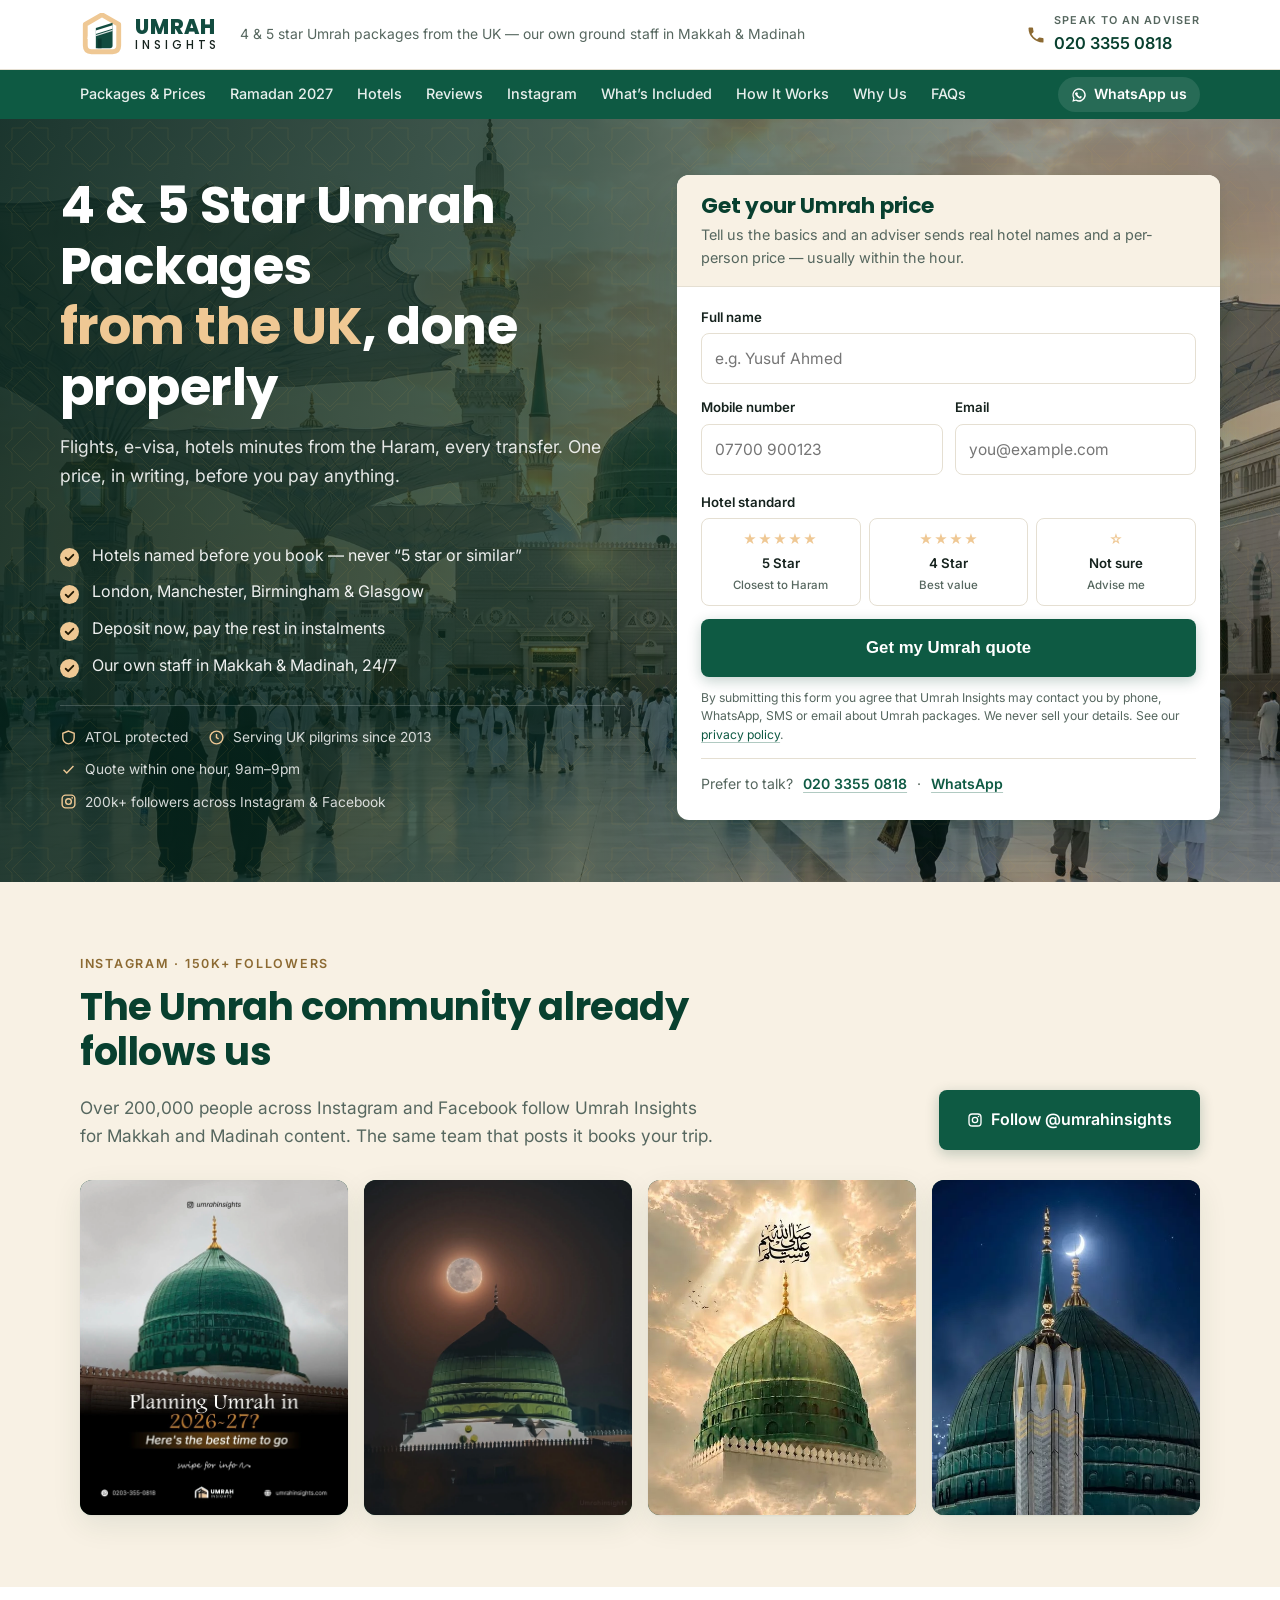
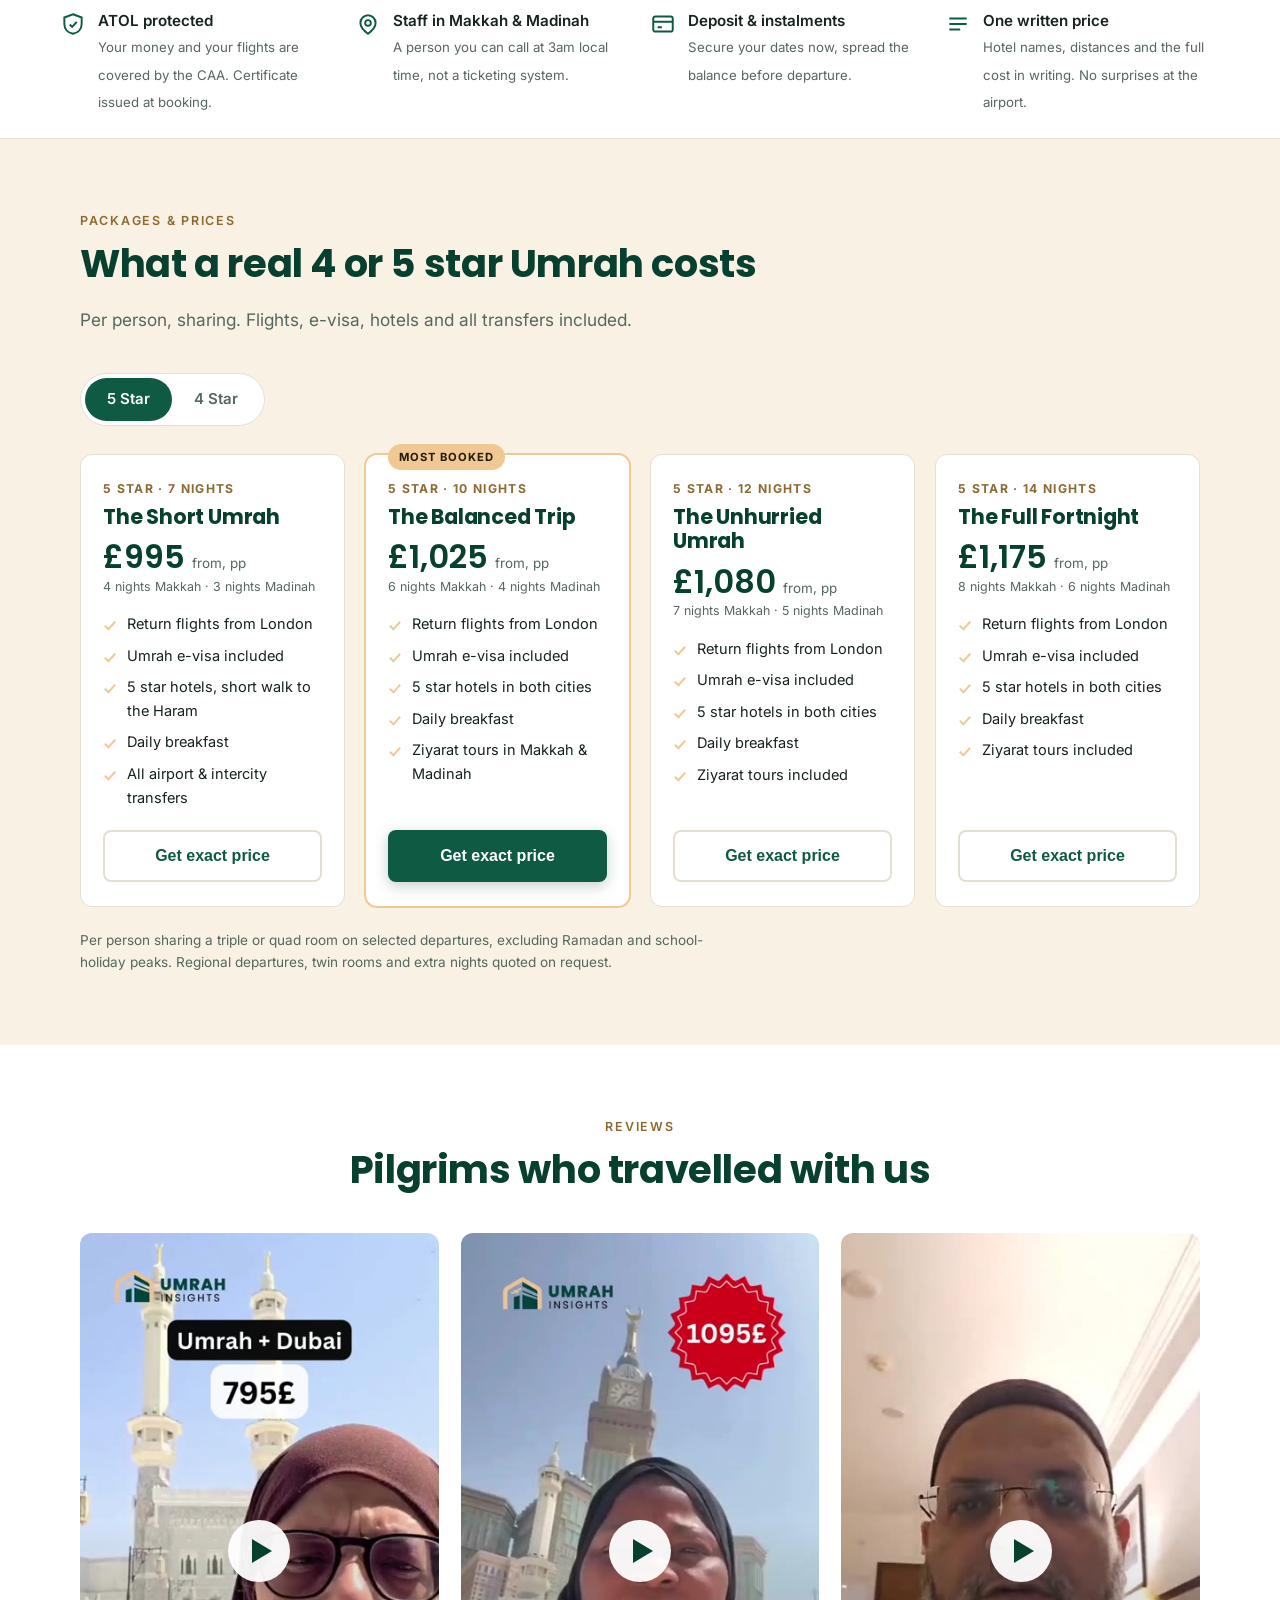
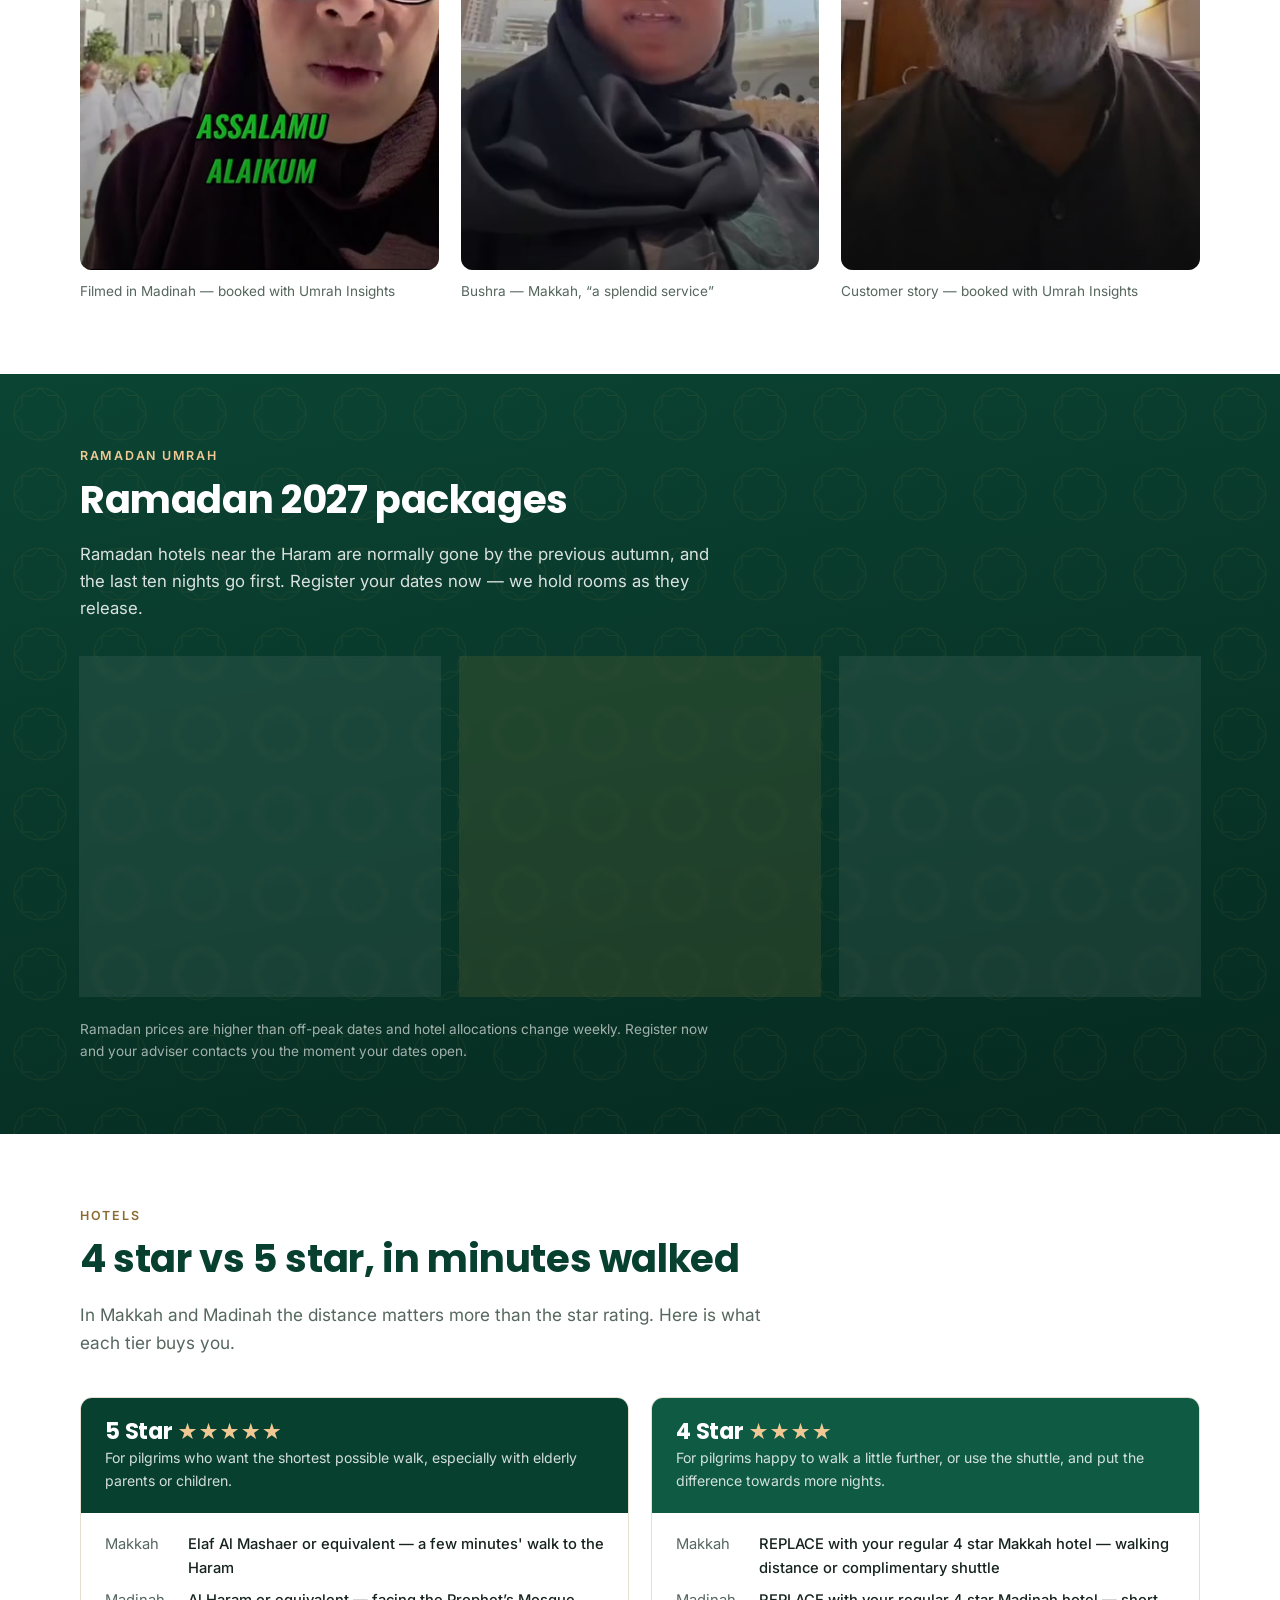
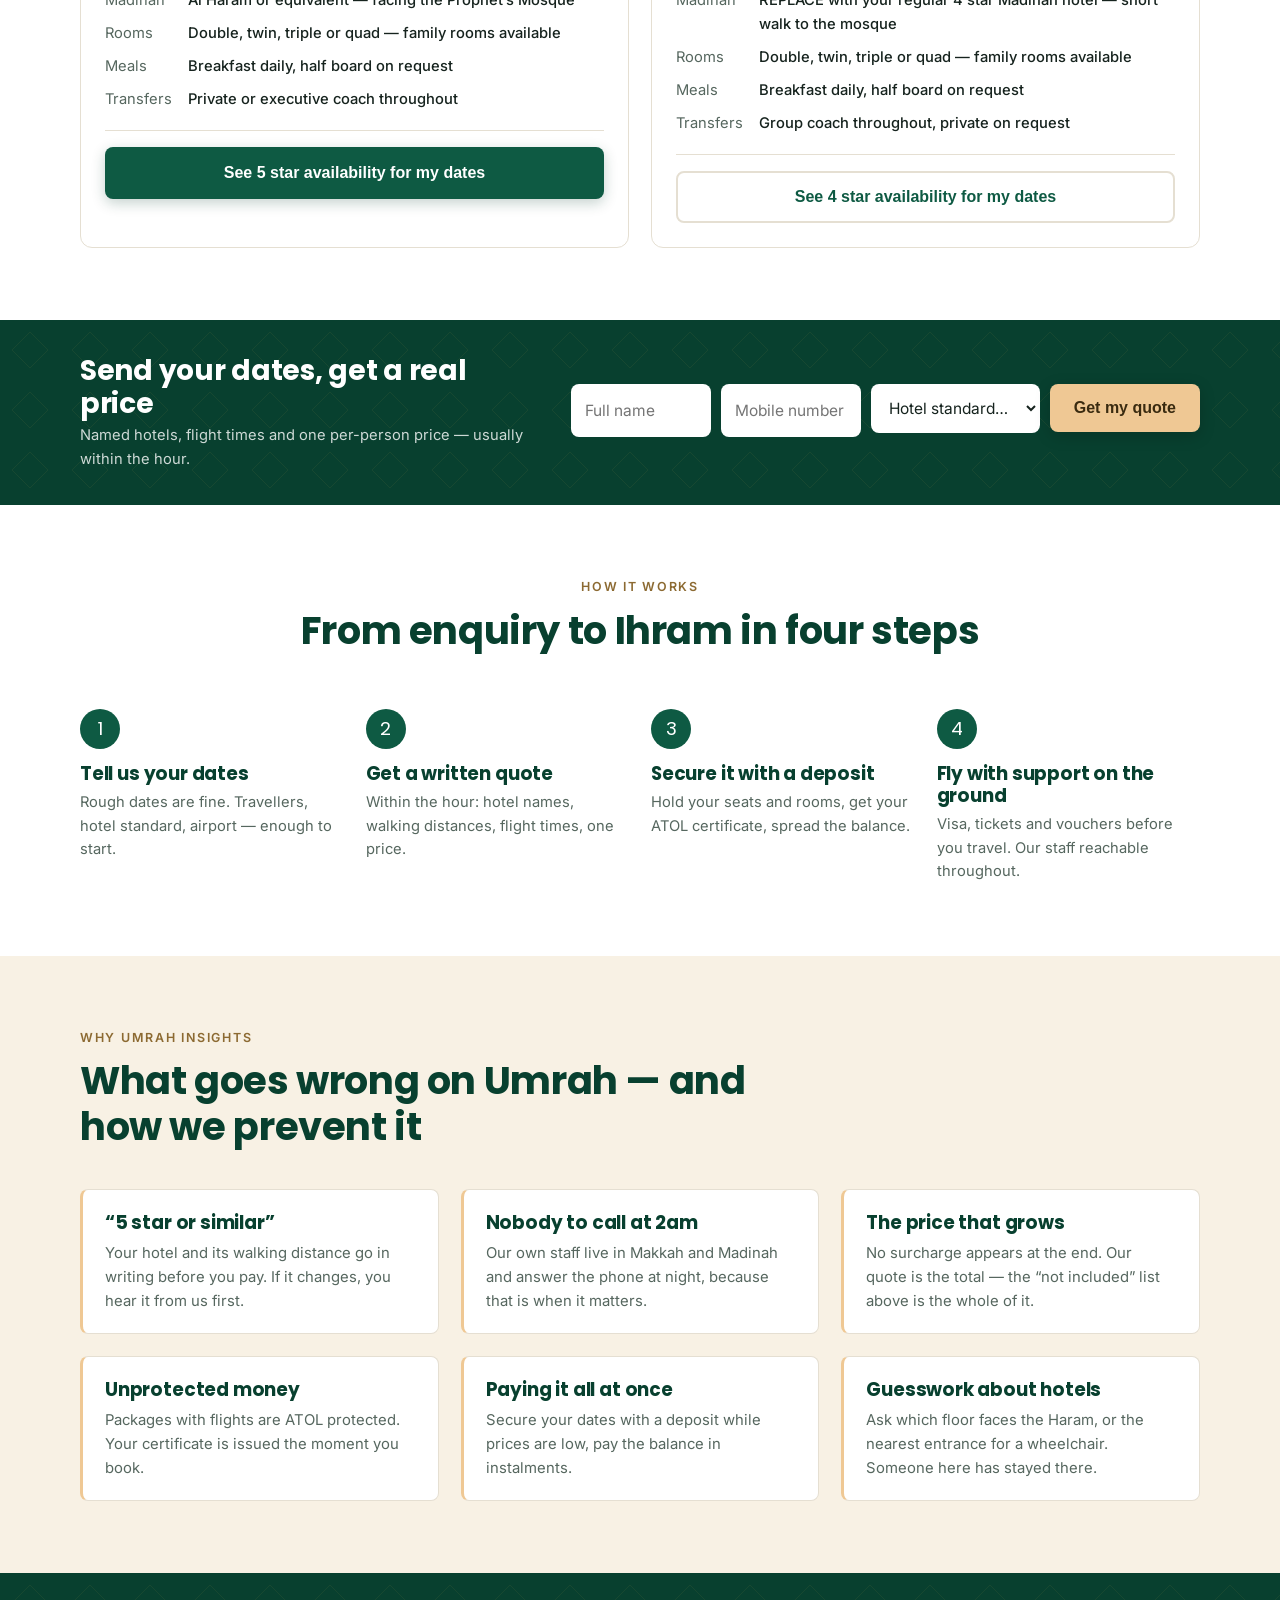
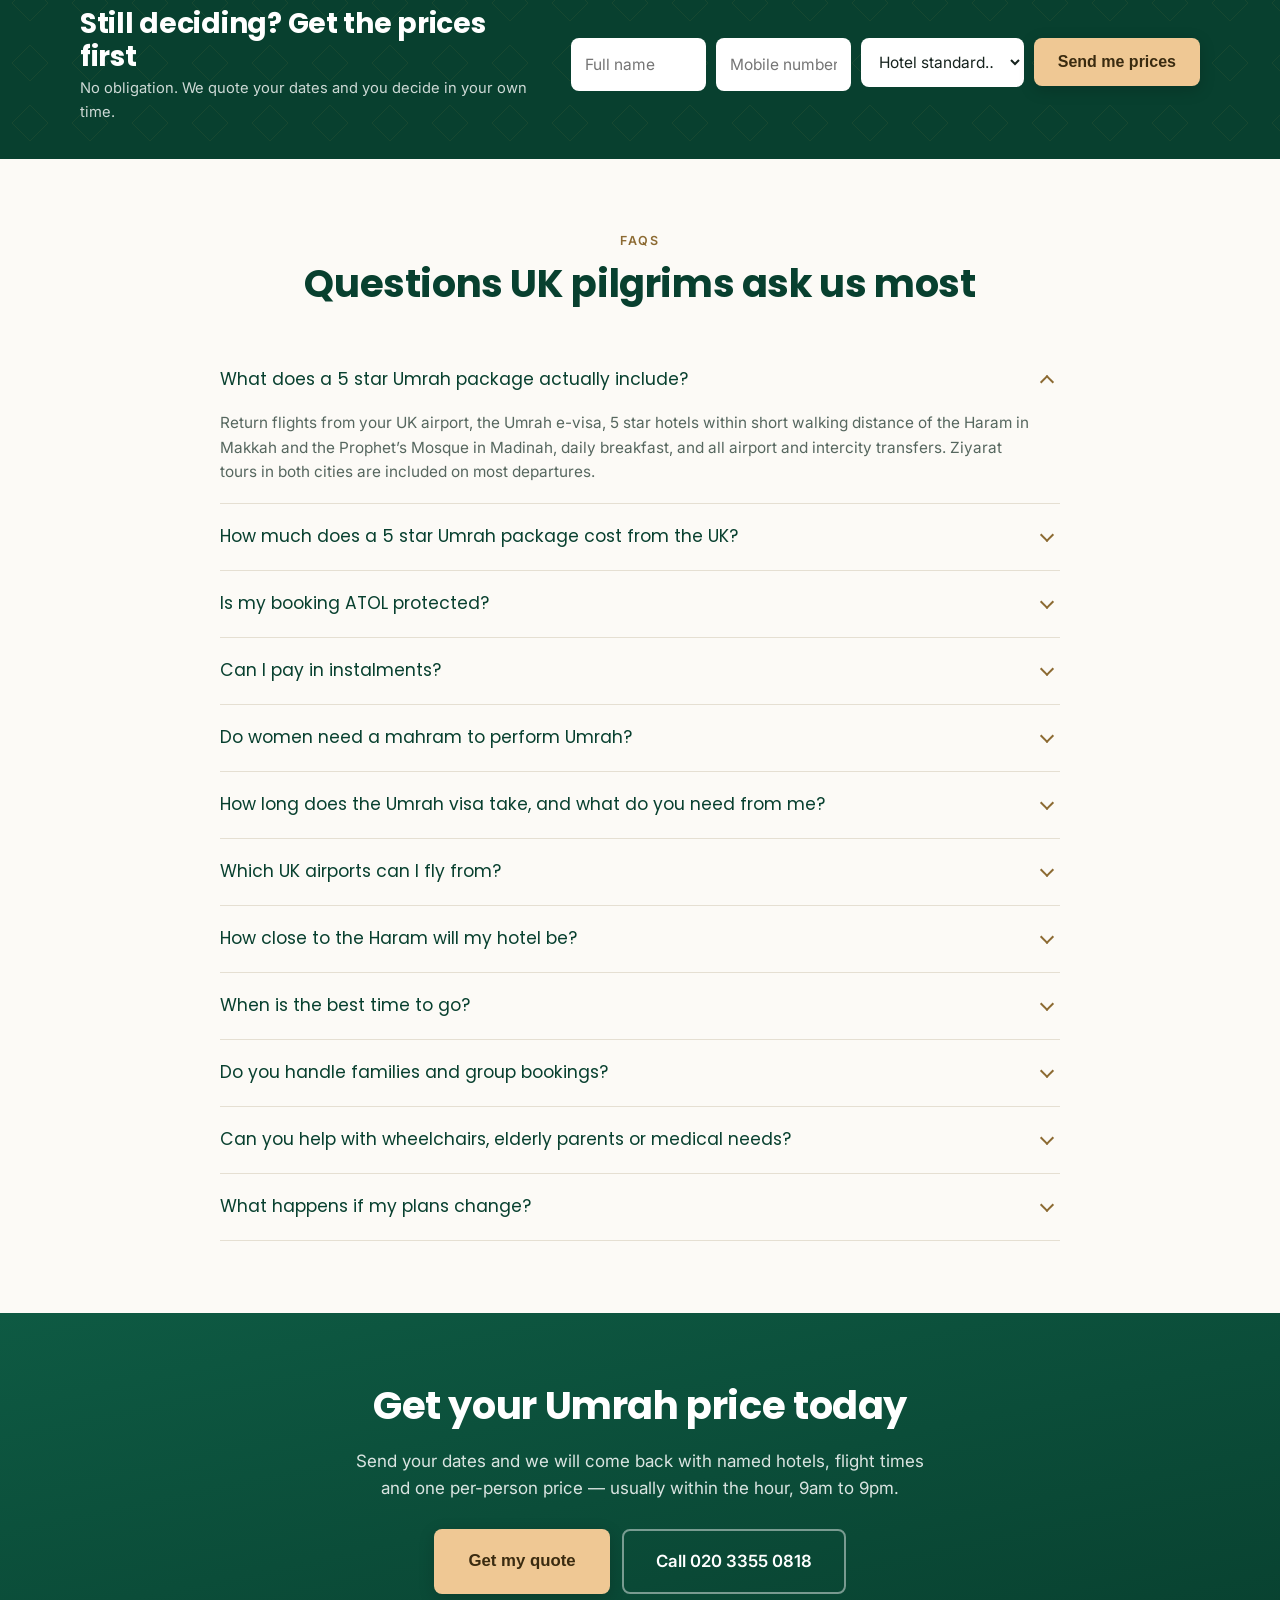
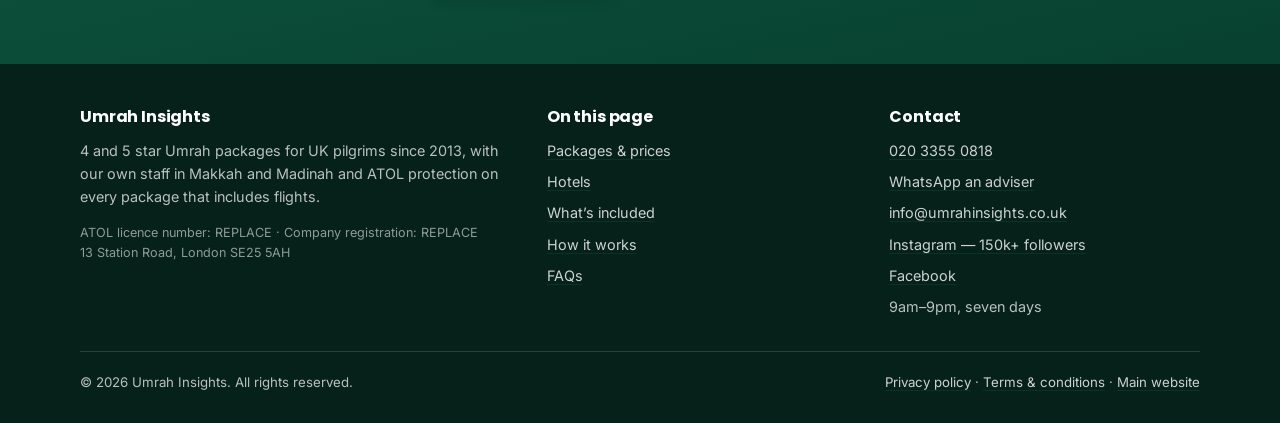
<file: index.html>
<!DOCTYPE html>
<html lang="en-GB">
<head>
<meta charset="utf-8">
<meta name="viewport" content="width=device-width, initial-scale=1">
<title>4 &amp; 5 Star Umrah Packages 2026 from the UK | ATOL Protected | Umrah Insights</title>
<meta name="description" content="Premium 4 and 5 star Umrah packages from the UK — flights, e-visa, hotels minutes from the Haram and all transfers. ATOL protected, own ground staff in Makkah &amp; Madinah, instalment plans. Get your quote in one hour.">
<link rel="canonical" href="https://umrahinsights.co.uk/umrah-packages-uk/">
<meta name="robots" content="index,follow,max-image-preview:large">

<meta property="og:type" content="website">
<meta property="og:locale" content="en_GB">
<meta property="og:title" content="4 &amp; 5 Star Umrah Packages from the UK — ATOL Protected">
<meta property="og:description" content="Hotels minutes from the Haram, flights from London, Manchester and Birmingham, e-visa and transfers included. Quote within one hour.">
<meta property="og:url" content="https://umrahinsights.co.uk/umrah-packages-uk/">
<meta property="og:site_name" content="Umrah Insights">

<link rel="preconnect" href="https://fonts.googleapis.com">
<link rel="preconnect" href="https://fonts.gstatic.com" crossorigin>
<!-- Fonts never block first paint: text renders in the system fallback, then swaps. -->
<link rel="preload" as="style" href="https://fonts.googleapis.com/css2?family=Poppins:wght@500;600;700;800&family=Inter:wght@400;500;600;700&display=swap">
<link rel="stylesheet" href="https://fonts.googleapis.com/css2?family=Poppins:wght@500;600;700;800&family=Inter:wght@400;500;600;700&display=swap" media="print" onload="this.media='all'">
<noscript><link rel="stylesheet" href="https://fonts.googleapis.com/css2?family=Poppins:wght@500;600;700;800&family=Inter:wght@400;500;600;700&display=swap"></noscript>
<link rel="stylesheet" href="assets/css/umrah.css">
<link rel="icon" href="data:image/svg+xml,<svg xmlns='http://www.w3.org/2000/svg' viewBox='0 0 32 32'><rect width='32' height='32' rx='6' fill='%230E5A43'/><path d='M16 5l3 3h4v4l3 3-3 3v4h-4l-3 3-3-3H9v-4l-3-3 3-3V8h4z' fill='none' stroke='%23C8A24A' stroke-width='1.6'/><rect x='12' y='12' width='8' height='8' rx='1' fill='%23C8A24A'/></svg>">

<!-- ==============================================================
     GOOGLE ADS / GA4 — replace both IDs before spending a penny.
     AW-XXXXXXXXXX = Google Ads conversion ID
     G-XXXXXXXXXX  = GA4 measurement ID
     Conversion, call and WhatsApp events fire from assets/js/umrah.js
     ============================================================== -->
<script>window.dataLayer=window.dataLayer||[];function gtag(){dataLayer.push(arguments);}gtag('js',new Date());</script>
<script async src="https://www.googletagmanager.com/gtag/js?id=AW-XXXXXXXXXX"></script>
<script>gtag('config','AW-XXXXXXXXXX');gtag('config','G-XXXXXXXXXX');</script>

<script type="application/ld+json">
{
  "@context":"https://schema.org",
  "@graph":[
    {
      "@type":"TravelAgency",
      "@id":"https://umrahinsights.co.uk/#org",
      "name":"Umrah Insights",
      "url":"https://umrahinsights.co.uk/",
      "telephone":"+44-20-3355-0818",
      "email":"info@umrahinsights.co.uk",
      "priceRange":"££",
      "areaServed":{"@type":"Country","name":"United Kingdom"},
      "address":{"@type":"PostalAddress","streetAddress":"13 Station Road","addressLocality":"London","postalCode":"SE25 5AH","addressCountry":"GB"},
      "contactPoint":{"@type":"ContactPoint","telephone":"+44-20-3355-0818","contactType":"sales","areaServed":"GB","availableLanguage":["English","Urdu","Arabic"]}
    },
    {
      "@type":"Service",
      "name":"4 and 5 Star Umrah Packages from the UK",
      "serviceType":"Umrah pilgrimage package",
      "provider":{"@id":"https://umrahinsights.co.uk/#org"},
      "areaServed":{"@type":"Country","name":"United Kingdom"},
      "description":"All-inclusive 4 and 5 star Umrah packages departing from London, Manchester, Birmingham and Glasgow. Return flights, Umrah e-visa, hotels near the Haram in Makkah and Madinah, and all ground transfers included. ATOL protected."
    },
    {
      "@type":"FAQPage",
      "mainEntity":[
        {"@type":"Question","name":"What does a 5 star Umrah package actually include?","acceptedAnswer":{"@type":"Answer","text":"Return flights from your UK airport, the Umrah e-visa, 5 star hotels within short walking distance of the Haram in Makkah and the Prophet's Mosque in Madinah, daily breakfast, and all airport and intercity transfers by private or executive coach. Ziyarat tours in both cities are included on most departures."}},
        {"@type":"Question","name":"How much does a 5 star Umrah package cost from the UK?","acceptedAnswer":{"@type":"Answer","text":"5 star packages typically start around £995 per person for 7 nights and rise with duration, hotel choice and how close to the Haram you want to be. Ramadan and school holiday departures cost more. Send your dates for an exact per-person price."}},
        {"@type":"Question","name":"Is my Umrah package ATOL protected?","acceptedAnswer":{"@type":"Answer","text":"Yes. Every package that includes flights is sold under our ATOL licence, so the flight element of your booking is financially protected by the Civil Aviation Authority. You receive your ATOL certificate at the point of booking."}},
        {"@type":"Question","name":"Can I pay for Umrah in instalments?","acceptedAnswer":{"@type":"Answer","text":"Yes. Most bookings can be secured with a deposit, with the balance spread in instalments up to a set number of weeks before departure. Terms depend on how far ahead you book and the airline's ticketing deadline."}},
        {"@type":"Question","name":"Do women need a mahram to perform Umrah?","acceptedAnswer":{"@type":"Answer","text":"Saudi Arabia no longer requires a mahram for women travelling for Umrah, of any age. Women may travel alone or in a group. If you would prefer to join an accompanied group departure, tell us and we will place you on one."}},
        {"@type":"Question","name":"How long does the Umrah visa take?","acceptedAnswer":{"@type":"Answer","text":"The Umrah e-visa is usually issued within a few working days once we have your passport details and photograph. Your passport must have at least six months validity from the date of travel."}},
        {"@type":"Question","name":"Which UK airports do you depart from?","acceptedAnswer":{"@type":"Answer","text":"London Heathrow and Gatwick, Manchester, Birmingham and Glasgow are our regular departure points, flying direct or with one short connection to Jeddah or Madinah."}},
        {"@type":"Question","name":"How close to the Haram are your hotels?","acceptedAnswer":{"@type":"Answer","text":"Our 5 star Makkah hotels are within a few minutes' walk of the Haram, and our 5 star Madinah hotels sit directly opposite the Prophet's Mosque. 4 star hotels are typically a short walk or a complimentary shuttle ride away. We confirm the exact hotel and walking distance in writing before you pay."}},
        {"@type":"Question","name":"What is the best time to perform Umrah?","acceptedAnswer":{"@type":"Answer","text":"For comfort, the cooler months from November to February are ideal, with mild weather in both cities. Ramadan carries the greatest reward and the greatest crowds, and sells out earliest — Ramadan hotels are usually gone by the preceding autumn."}},
        {"@type":"Question","name":"Do you take group and family bookings?","acceptedAnswer":{"@type":"Answer","text":"Yes. We handle family bookings with connecting or adjacent rooms, and organised groups from mosques and community organisations, including group leader arrangements and dedicated coaches."}}
      ]
    }
  ]
}
</script>
</head>
<body>

<a class="skip" href="#quote-form">Skip to the enquiry form</a>

<!-- ── Header ─────────────────────────────────────────────────── -->
<header class="head" id="top">
  <div class="head__top">
    <div class="wrap head__top-in">
      <a class="logo" href="#top" aria-label="Umrah Insights">
        <!-- Brand mark: tan mosque arch enclosing the Kaaba with its band, plane ascending -->
        <svg class="logo__mark" viewBox="0 0 100 100" aria-hidden="true">
          <path d="M50 4 L88 26 V74 Q88 88 74 88 H26 Q12 88 12 74 V26 Z" fill="none" stroke="#EFC894" stroke-width="11" stroke-linejoin="round"/>
          <path d="M36 34 L74 22 V74 Q74 80 68 80 H36 Z" fill="#124C40"/>
          <path d="M36 40 L74 28 v8 L36 48 Z" fill="#FFFFFF"/>
          <path d="M36 50 L74 38 v3 L36 53 Z" fill="#FFFFFF" opacity=".85"/>
          <rect x="40" y="58" width="9" height="22" fill="#0B3A31"/>
          <path d="M20 52 l9-7 3 1.5 -6 6 7 2 -3 3 -9-2.5 -3 4 -1.5-1 2-4.5 -2.5-1z" fill="#FFFFFF"/>
        </svg>
        <span class="logo__txt"><strong>UMRAH</strong><em>INSIGHTS</em></span>
      </a>
      <p class="head__claim">4 &amp; 5 star Umrah packages from the UK &mdash; our own ground staff in Makkah &amp; Madinah</p>
      <div class="head__contact">
        <a class="head__tel" href="tel:+442033550818" data-track="phone-header">
          <svg class="ic" viewBox="0 0 24 24" aria-hidden="true" style="width:20px;height:20px;color:var(--gold-dk)"><path d="M6.6 10.8a15 15 0 006.6 6.6l2.2-2.2a1 1 0 011-.25 11.4 11.4 0 003.6.57 1 1 0 011 1V20a1 1 0 01-1 1A17 17 0 013 4a1 1 0 011-1h3.5a1 1 0 011 1 11.4 11.4 0 00.57 3.6 1 1 0 01-.25 1z" fill="currentColor"/></svg>
          <span><span class="lbl">Speak to an adviser</span><b>020 3355 0818</b></span>
        </a>
      </div>
    </div>
  </div>

  <div class="head__bar">
    <div class="wrap head__bar-in">
      <nav class="head__nav" aria-label="Page sections">
        <a href="#packages">Packages &amp; Prices</a>
        <a href="#ramadan">Ramadan 2027</a>
        <a href="#hotels">Hotels</a>
        <a href="#reviews">Reviews</a>
        <a href="#instagram">Instagram</a>
        <a href="#included">What&rsquo;s Included</a>
        <a href="#how">How It Works</a>
        <a href="#why">Why Us</a>
        <a href="#faq">FAQs</a>
      </nav>
      <a class="head__wa" href="https://wa.me/442033550818" data-track="whatsapp-header" rel="noopener">
        <svg class="ic" viewBox="0 0 24 24" aria-hidden="true" style="width:16px;height:16px"><path fill="currentColor" d="M12 2a10 10 0 00-8.6 15L2 22l5.2-1.3A10 10 0 1012 2zm0 18a8 8 0 01-4.1-1.1l-.3-.2-3.1.8.8-3-.2-.3A8 8 0 1112 20zm4.4-5.8c-.2-.1-1.4-.7-1.6-.8-.2-.1-.4-.1-.6.1l-.8 1c-.1.2-.3.2-.5.1a6.5 6.5 0 01-3.2-2.8c-.1-.2 0-.4.1-.5l.4-.5.2-.4v-.4l-.8-1.8c-.2-.4-.4-.4-.6-.4h-.5a1 1 0 00-.7.3A2.9 2.9 0 006 9.4c0 1.7 1.2 3.3 1.4 3.5a11 11 0 004.3 3.8c1.6.6 1.9.5 2.3.5a2.5 2.5 0 001.6-1.2 2 2 0 00.2-1.2c-.1-.1-.2-.2-.4-.3z"/></svg>
        WhatsApp us
      </a>
    </div>
  </div>
</header>

<main>

<!-- ── Hero + primary lead form ───────────────────────────────── -->
<section class="hero hero--photo">
  <div class="wrap hero__in">
    <div class="hero__copy">
      <h1>4 &amp; 5 Star Umrah Packages<br><span class="hl">from the UK</span>, done properly</h1>
      <p class="hero__sub">Flights, e-visa, hotels minutes from the Haram, every transfer.
      One price, in writing, before you pay anything.</p>
    </div>

    <!-- Proof points are a separate grid child so that on mobile they
         fall BELOW the form — the form stays within a thumb's reach of
         the headline instead of a screen and a half down. -->
    <div class="hero__proof">
      <ul class="hero__pts">
        <li>Hotels named before you book &mdash; never &ldquo;5 star or similar&rdquo;</li>
        <li>London, Manchester, Birmingham &amp; Glasgow</li>
        <li>Deposit now, pay the rest in instalments</li>
        <li>Our own staff in Makkah &amp; Madinah, 24/7</li>
      </ul>

      <div class="hero__trust">
        <span><svg viewBox="0 0 24 24" fill="none" stroke="currentColor" stroke-width="2" aria-hidden="true"><path d="M12 3l8 3v6c0 4.5-3.2 8-8 9-4.8-1-8-4.5-8-9V6z"/></svg> ATOL protected</span>
        <span><svg viewBox="0 0 24 24" fill="none" stroke="currentColor" stroke-width="2" aria-hidden="true"><circle cx="12" cy="12" r="9"/><path d="M12 7v5l3 2"/></svg> Serving UK pilgrims since 2013</span>
        <span><svg viewBox="0 0 24 24" fill="none" stroke="currentColor" stroke-width="2" aria-hidden="true"><path d="M5 12.5l4.5 4.5L19 7"/></svg> Quote within one hour, 9am&ndash;9pm</span>
        <span><svg viewBox="0 0 24 24" fill="none" stroke="currentColor" stroke-width="2" aria-hidden="true"><rect x="3" y="3" width="18" height="18" rx="5"/><circle cx="12" cy="12" r="4"/><circle cx="17.2" cy="6.8" r="1.2" fill="currentColor" stroke="none"/></svg> 200k+ followers across Instagram &amp; Facebook</span>
      </div>
    </div>

    <!-- Step 1 of the enquiry: four fields, nothing else. -->
    <aside class="quote" id="quote">
      <div class="quote__top">
        <h2>Get your Umrah price</h2>
        <p>Tell us the basics and an adviser sends real hotel names and a per-person price &mdash; usually within the hour.</p>
      </div>
      <div class="quote__body">
        <form id="quote-form" novalidate action="submit-lead.php" method="post">
          <!-- Honeypot: hidden from people, irresistible to bots. -->
          <div style="position:absolute;left:-9999px" aria-hidden="true">
            <label>Do not fill this in <input type="text" name="website_hp" tabindex="-1" autocomplete="off"></label>
          </div>
          <div class="field">
            <label for="q-name">Full name</label>
            <input id="q-name" name="name" type="text" autocomplete="name" required placeholder="e.g. Yusuf Ahmed">
            <span data-err></span>
          </div>
          <div class="row2">
            <div class="field">
              <label for="q-phone">Mobile number</label>
              <input id="q-phone" name="phone" type="tel" autocomplete="tel" inputmode="tel" required placeholder="07700 900123">
              <span data-err></span>
            </div>
            <div class="field">
              <label for="q-email">Email</label>
              <input id="q-email" name="email" type="email" autocomplete="email" required placeholder="you@example.com">
              <span data-err></span>
            </div>
          </div>

          <div class="field" role="group" aria-labelledby="tier-lbl">
            <label id="tier-lbl">Hotel standard</label>
            <div class="tier">
              <input type="radio" id="t5" name="tier" value="5 star" required>
              <label for="t5"><span class="stars" aria-hidden="true">&#9733;&#9733;&#9733;&#9733;&#9733;</span>5 Star<small>Closest to Haram</small></label>
              <input type="radio" id="t4" name="tier" value="4 star">
              <label for="t4"><span class="stars" aria-hidden="true">&#9733;&#9733;&#9733;&#9733;</span>4 Star<small>Best value</small></label>
              <input type="radio" id="tb" name="tier" value="Not sure yet">
              <label for="tb"><span class="stars" aria-hidden="true">&#9734;</span>Not sure<small>Advise me</small></label>
            </div>
            <span data-err></span>
          </div>

          <button class="btn btn--primary btn--block btn--lg" type="submit" data-track="cta-hero">
            Get my Umrah quote
          </button>

          <p class="consent">By submitting this form you agree that Umrah Insights may contact you by
          phone, WhatsApp, SMS or email about Umrah packages. We never sell your details.
          See our <a href="privacy-policy.html">privacy policy</a>.</p>
        </form>

        <div class="quote__alt">
          <span>Prefer to talk?</span>
          <a href="tel:+442033550818" data-track="phone-form">020 3355 0818</a>
          <span aria-hidden="true">&middot;</span>
          <a href="https://wa.me/442033550818" data-track="whatsapp-form" rel="noopener">WhatsApp</a>
        </div>
      </div>
    </aside>
  </div>
</section>

<!-- ── Instagram wall ─────────────────────────────────────────
     The four best-performing posts from @umrahinsights. This is the
     strongest trust asset on the page: a 150k audience is proof no
     testimonial can match, and it is the client's own photography
     rather than stock. Files go in assets/img/social/ — see the
     README there. A tile whose file is missing removes itself.
     ─────────────────────────────────────────────────────────── -->
<section class="sec sec--sand" id="instagram">
  <div class="wrap">
    <div class="ig__head">
      <div>
        <p class="sec__kicker">Instagram &middot; 150k+ followers</p>
        <h2>The Umrah community already follows us</h2>
        <p class="lede">Over 200,000 people across Instagram and Facebook follow Umrah Insights for
        Makkah and Madinah content. The same team that posts it books your trip.</p>
      </div>
      <a class="btn btn--primary ig__follow" href="https://www.instagram.com/umrahinsights" target="_blank" rel="noopener" data-track="instagram-wall">
        <svg class="ic" viewBox="0 0 24 24" fill="none" stroke="currentColor" stroke-width="2" aria-hidden="true"><rect x="3" y="3" width="18" height="18" rx="5"/><circle cx="12" cy="12" r="4"/><circle cx="17.2" cy="6.8" r="1.2" fill="currentColor" stroke="none"/></svg>
        Follow @umrahinsights
      </a>
    </div>

    <div class="ig__grid">
      <figure class="ig__tile">
        <img src="assets/img/social/ig-post-planning.webp" alt="Umrah Insights post: planning Umrah in 2026-27, the best time to go" loading="lazy" onerror="this.closest('.ig__tile').remove()">
      </figure>
      <figure class="ig__tile">
        <img src="assets/img/social/madinah-moon.webp" alt="The green dome of the Prophet's Mosque under a full moon" loading="lazy" onerror="this.closest('.ig__tile').remove()">
      </figure>
      <figure class="ig__tile">
        <img src="assets/img/social/madinah-rays.webp" alt="Light rays over the green dome of the Prophet's Mosque" loading="lazy" onerror="this.closest('.ig__tile').remove()">
      </figure>
      <figure class="ig__tile">
        <img src="assets/img/social/madinah-crescent.webp" alt="The green dome and minaret at night with a crescent moon" loading="lazy" onerror="this.closest('.ig__tile').remove()">
      </figure>
    </div>
  </div>
</section>

<!-- ── Trust strip ────────────────────────────────────────────── -->
<section class="strip" aria-label="Why book with us">
  <div class="wrap strip__in">
    <div class="strip__item">
      <svg viewBox="0 0 24 24" fill="none" stroke="currentColor" stroke-width="1.8" aria-hidden="true"><path d="M12 3l8 3v6c0 4.5-3.2 8-8 9-4.8-1-8-4.5-8-9V6z"/><path d="M9 12.5l2.2 2.2L15.5 10"/></svg>
      <div><b>ATOL protected</b><span>Your money and your flights are covered by the CAA. Certificate issued at booking.</span></div>
    </div>
    <div class="strip__item">
      <svg viewBox="0 0 24 24" fill="none" stroke="currentColor" stroke-width="1.8" aria-hidden="true"><path d="M12 21s7-5.2 7-10a7 7 0 10-14 0c0 4.8 7 10 7 10z"/><circle cx="12" cy="11" r="2.6"/></svg>
      <div><b>Staff in Makkah &amp; Madinah</b><span>A person you can call at 3am local time, not a ticketing system.</span></div>
    </div>
    <div class="strip__item">
      <svg viewBox="0 0 24 24" fill="none" stroke="currentColor" stroke-width="1.8" aria-hidden="true"><rect x="3" y="5" width="18" height="14" rx="2"/><path d="M3 10h18M7 15h4"/></svg>
      <div><b>Deposit &amp; instalments</b><span>Secure your dates now, spread the balance before departure.</span></div>
    </div>
    <div class="strip__item">
      <svg viewBox="0 0 24 24" fill="none" stroke="currentColor" stroke-width="1.8" aria-hidden="true"><path d="M4 7h16M4 12h16M4 17h10"/></svg>
      <div><b>One written price</b><span>Hotel names, distances and the full cost in writing. No surprises at the airport.</span></div>
    </div>
  </div>
</section>

<!-- ── Packages ───────────────────────────────────────────────── -->
<section class="sec sec--sand" id="packages">
  <div class="wrap">
    <div class="sec__head">
      <p class="sec__kicker">Packages &amp; prices</p>
      <h2>What a real 4 or 5 star Umrah costs</h2>
      <p class="lede">Per person, sharing. Flights, e-visa, hotels and all transfers included.</p>
    </div>

    <div class="tabs" role="tablist" aria-label="Hotel standard">
      <button type="button" role="tab" id="tab-5" aria-controls="panel-5" aria-selected="true">5 Star</button>
      <button type="button" role="tab" id="tab-4" aria-controls="panel-4" aria-selected="false">4 Star</button>
    </div>

    <div class="pkgs" id="panel-5" role="tabpanel" aria-labelledby="tab-5">
      <article class="pkg">
        <p class="pkg__tier">5 Star &middot; 7 nights</p>
        <h3>The Short Umrah</h3>
        <div class="pkg__price"><b>&pound;995</b><span>from, pp</span></div>
        <p class="pkg__pp">4 nights Makkah &middot; 3 nights Madinah</p>
        <ul class="pkg__list">
          <li>Return flights from London</li>
          <li>Umrah e-visa included</li>
          <li>5 star hotels, short walk to the Haram</li>
          <li>Daily breakfast</li>
          <li>All airport &amp; intercity transfers</li>
        </ul>
        <button class="btn btn--outline btn--block pkg__cta" type="button" data-open-quote data-pkg="5 star — 7 nights">Get exact price</button>
      </article>

      <article class="pkg pkg--flag">
        <span class="pkg__flag">Most booked</span>
        <p class="pkg__tier">5 Star &middot; 10 nights</p>
        <h3>The Balanced Trip</h3>
        <div class="pkg__price"><b>&pound;1,025</b><span>from, pp</span></div>
        <p class="pkg__pp">6 nights Makkah &middot; 4 nights Madinah</p>
        <ul class="pkg__list">
          <li>Return flights from London</li>
          <li>Umrah e-visa included</li>
          <li>5 star hotels in both cities</li>
          <li>Daily breakfast</li>
          <li>Ziyarat tours in Makkah &amp; Madinah</li>
        </ul>
        <button class="btn btn--primary btn--block pkg__cta" type="button" data-open-quote data-pkg="5 star — 10 nights">Get exact price</button>
      </article>

      <article class="pkg">
        <p class="pkg__tier">5 Star &middot; 12 nights</p>
        <h3>The Unhurried Umrah</h3>
        <div class="pkg__price"><b>&pound;1,080</b><span>from, pp</span></div>
        <p class="pkg__pp">7 nights Makkah &middot; 5 nights Madinah</p>
        <ul class="pkg__list">
          <li>Return flights from London</li>
          <li>Umrah e-visa included</li>
          <li>5 star hotels in both cities</li>
          <li>Daily breakfast</li>
          <li>Ziyarat tours included</li>
        </ul>
        <button class="btn btn--outline btn--block pkg__cta" type="button" data-open-quote data-pkg="5 star — 12 nights">Get exact price</button>
      </article>

      <article class="pkg">
        <p class="pkg__tier">5 Star &middot; 14 nights</p>
        <h3>The Full Fortnight</h3>
        <div class="pkg__price"><b>&pound;1,175</b><span>from, pp</span></div>
        <p class="pkg__pp">8 nights Makkah &middot; 6 nights Madinah</p>
        <ul class="pkg__list">
          <li>Return flights from London</li>
          <li>Umrah e-visa included</li>
          <li>5 star hotels in both cities</li>
          <li>Daily breakfast</li>
          <li>Ziyarat tours included</li>
        </ul>
        <button class="btn btn--outline btn--block pkg__cta" type="button" data-open-quote data-pkg="5 star — 14 nights">Get exact price</button>
      </article>
    </div>

    <div class="pkgs" id="panel-4" role="tabpanel" aria-labelledby="tab-4" hidden>
      <article class="pkg">
        <p class="pkg__tier">4 Star &middot; 7 nights</p>
        <h3>The Short Umrah</h3>
        <div class="pkg__price"><b>&pound;REPLACE</b><span>from, pp</span></div>
        <p class="pkg__pp">4 nights Makkah &middot; 3 nights Madinah</p>
        <ul class="pkg__list">
          <li>Return flights from London</li>
          <li>Umrah e-visa included</li>
          <li>4 star hotels, walk or shuttle to the Haram</li>
          <li>Daily breakfast</li>
          <li>All airport &amp; intercity transfers</li>
        </ul>
        <button class="btn btn--outline btn--block pkg__cta" type="button" data-open-quote data-pkg="4 star — 7 nights">Get exact price</button>
      </article>

      <article class="pkg">
        <p class="pkg__tier">4 Star &middot; 10 nights</p>
        <h3>The Balanced Trip</h3>
        <div class="pkg__price"><b>&pound;REPLACE</b><span>from, pp</span></div>
        <p class="pkg__pp">6 nights Makkah &middot; 4 nights Madinah</p>
        <ul class="pkg__list">
          <li>Return flights from London</li>
          <li>Umrah e-visa included</li>
          <li>4 star hotels in both cities</li>
          <li>Daily breakfast</li>
          <li>Ziyarat tours included</li>
        </ul>
        <button class="btn btn--outline btn--block pkg__cta" type="button" data-open-quote data-pkg="4 star — 10 nights">Get exact price</button>
      </article>

      <article class="pkg pkg--flag">
        <span class="pkg__flag">Best value</span>
        <p class="pkg__tier">4 Star &middot; 12 nights</p>
        <h3>The Unhurried Umrah</h3>
        <div class="pkg__price"><b>&pound;960</b><span>from, pp</span></div>
        <p class="pkg__pp">7 nights Makkah &middot; 5 nights Madinah</p>
        <ul class="pkg__list">
          <li>Return flights from London</li>
          <li>Umrah e-visa included</li>
          <li>4 star hotels in both cities</li>
          <li>Daily breakfast</li>
          <li>Ziyarat tours included</li>
        </ul>
        <button class="btn btn--primary btn--block pkg__cta" type="button" data-open-quote data-pkg="4 star — 12 nights">Get exact price</button>
      </article>

      <article class="pkg">
        <p class="pkg__tier">4 Star &middot; 14 nights</p>
        <h3>The Full Fortnight</h3>
        <div class="pkg__price"><b>&pound;REPLACE</b><span>from, pp</span></div>
        <p class="pkg__pp">8 nights Makkah &middot; 6 nights Madinah</p>
        <ul class="pkg__list">
          <li>Return flights from London</li>
          <li>Umrah e-visa included</li>
          <li>4 star hotels in both cities</li>
          <li>Daily breakfast</li>
          <li>Ziyarat tours included</li>
        </ul>
        <button class="btn btn--outline btn--block pkg__cta" type="button" data-open-quote data-pkg="4 star — 14 nights">Get exact price</button>
      </article>
    </div>

    <p class="pkgs__note">Per person sharing a triple or quad room on selected departures, excluding
    Ramadan and school-holiday peaks. Regional departures, twin rooms and extra nights quoted on request.</p>
  </div>
</section>

<!-- ── Customer video stories ─────────────────────────────────
     Two real customer videos, served from assets/video/ and compressed
     to 720x1280 with the moov atom up front so playback starts before
     the file finishes downloading. Nothing loads until a click — the
     tile is only a poster frame until then, which keeps the page fast
     on mobile data.

     To add another: copy a <figure class="vid"> block, set data-video
     to the file path (data-video-type="file") or an 11-character
     YouTube ID (data-video-type="youtube"), add a poster frame, and
     write a caption naming the person and the city.
     ─────────────────────────────────────────────────────────── -->
<section class="sec" id="reviews">
  <div class="wrap">
    <div class="sec__head center">
      <p class="sec__kicker">Reviews</p>
      <h2>Pilgrims who travelled with us</h2>
    </div>
    <div class="vids">
      <figure class="vid">
        <button class="vid__btn" type="button"
                data-video="assets/video/story-1.mp4"
                data-video-type="file"
                data-video-title="Customer story filmed in Madinah">
          <img class="vid__poster" src="assets/img/social/story-1-poster.jpg" alt="Customer speaking outside the Prophet's Mosque in Madinah" loading="lazy" width="405" height="720">
          <span class="vid__play" aria-hidden="true"></span>
          <span class="sr">Play customer story, filmed in Madinah</span>
        </button>
        <figcaption>Filmed in Madinah &mdash; booked with Umrah Insights</figcaption>
      </figure>

      <figure class="vid">
        <button class="vid__btn" type="button"
                data-video="assets/video/story-2.mp4"
                data-video-type="file"
                data-video-title="Bushra's story, filmed in Makkah">
          <img class="vid__poster" src="assets/img/social/story-2-poster.jpg" alt="Bushra speaking outside the Haram in Makkah" loading="lazy" width="405" height="720">
          <span class="vid__play" aria-hidden="true"></span>
          <span class="sr">Play Bushra's story, filmed in Makkah</span>
        </button>
        <figcaption>Bushra &mdash; Makkah, &ldquo;a splendid service&rdquo;</figcaption>
      </figure>

      <figure class="vid">
        <button class="vid__btn" type="button"
                data-video="assets/video/story-3.mp4"
                data-video-type="file"
                data-video-title="Customer story about their Umrah trip">
          <img class="vid__poster" src="assets/img/social/story-3-poster.jpg" alt="Umrah Insights customer talking about their trip" loading="lazy" width="405" height="720">
          <span class="vid__play" aria-hidden="true"></span>
          <span class="sr">Play customer story about their Umrah trip</span>
        </button>
        <figcaption>Customer story &mdash; booked with Umrah Insights</figcaption>
      </figure>
    </div>

    </div>
  </div>
</section>

<!-- ── Ramadan ────────────────────────────────────────────────
     REPLACE the three prices and the two dates before launch.
     Run this section as its own ad group — "ramadan umrah packages"
     is the highest-intent, highest-value term in the account.
     ─────────────────────────────────────────────────────────── -->
<section class="ram" id="ramadan">
  <div class="wrap">
    <div class="ram__head">
      <div>
        <p class="sec__kicker sec__kicker--light">Ramadan Umrah</p>
        <h2>Ramadan 2027 packages</h2>
        <p class="ram__lede">Ramadan hotels near the Haram are normally gone by the previous autumn, and
        the last ten nights go first. Register your dates now &mdash; we hold rooms as they release.</p>
      </div>
    </div>

    <div class="ram__grid">
      <article class="ram__card">
        <h3>First 10 Nights</h3>
        <p class="ram__when">REPLACE &mdash; date range</p>
        <div class="pkg__price"><b>&pound;REPLACE</b><span>from, pp</span></div>
        <ul class="pkg__list">
          <li>Quieter Haram, easier access</li>
          <li>5 star and 4 star options</li>
          <li>Suhoor &amp; iftar arrangements</li>
        </ul>
        <button class="btn btn--gold btn--block pkg__cta" type="button" data-open-quote data-pkg="Ramadan — first 10 nights">Register interest</button>
      </article>

      <article class="ram__card ram__card--flag">
        <span class="pkg__flag">Sells out first</span>
        <h3>Last 10 Nights</h3>
        <p class="ram__when">REPLACE &mdash; date range, includes Laylat al-Qadr</p>
        <div class="pkg__price"><b>&pound;REPLACE</b><span>from, pp</span></div>
        <ul class="pkg__list">
          <li>Laylat al-Qadr in the Haram</li>
          <li>Closest available hotels</li>
          <li>Limited allocation &mdash; deposit secures it</li>
        </ul>
        <button class="btn btn--gold btn--block pkg__cta" type="button" data-open-quote data-pkg="Ramadan — last 10 nights">Register interest</button>
      </article>

      <article class="ram__card">
        <h3>Full Month</h3>
        <p class="ram__when">REPLACE &mdash; date range</p>
        <div class="pkg__price"><b>&pound;REPLACE</b><span>from, pp</span></div>
        <ul class="pkg__list">
          <li>The whole month in both cities</li>
          <li>Long-stay hotel rates</li>
          <li>Instalment plan over several months</li>
        </ul>
        <button class="btn btn--gold btn--block pkg__cta" type="button" data-open-quote data-pkg="Ramadan — full month">Register interest</button>
      </article>
    </div>

    <p class="ram__note">Ramadan prices are higher than off-peak dates and hotel allocations change
    weekly. Register now and your adviser contacts you the moment your dates open.</p>
  </div>
</section>

<!-- ── Hotel tiers ────────────────────────────────────────────── -->
<section class="sec" id="hotels">
  <div class="wrap">
    <div class="sec__head">
      <p class="sec__kicker">Hotels</p>
      <h2>4 star vs 5 star, in minutes walked</h2>
      <p class="lede">In Makkah and Madinah the distance matters more than the star rating. Here is what
      each tier buys you.</p>
    </div>

    <div class="tiers">
      <div class="tcard tcard--gold">
        <div class="tcard__top">
          <h3>5 Star <span class="stars" aria-hidden="true">&#9733;&#9733;&#9733;&#9733;&#9733;</span></h3>
          <p>For pilgrims who want the shortest possible walk, especially with elderly parents or children.</p>
        </div>
        <div class="tcard__body">
          <dl>
            <dt>Makkah</dt><dd>Elaf Al Mashaer or equivalent &mdash; a few minutes' walk to the Haram</dd>
            <dt>Madinah</dt><dd>Al Haram or equivalent &mdash; facing the Prophet&rsquo;s Mosque</dd>
            <dt>Rooms</dt><dd>Double, twin, triple or quad &mdash; family rooms available</dd>
            <dt>Meals</dt><dd>Breakfast daily, half board on request</dd>
            <dt>Transfers</dt><dd>Private or executive coach throughout</dd>
          </dl>
          <div class="tcard__foot">
            <button class="btn btn--primary btn--block" type="button" data-open-quote data-pkg="5 star — hotels section">See 5 star availability for my dates</button>
          </div>
        </div>
      </div>

      <div class="tcard">
        <div class="tcard__top">
          <h3>4 Star <span class="stars" aria-hidden="true">&#9733;&#9733;&#9733;&#9733;</span></h3>
          <p>For pilgrims happy to walk a little further, or use the shuttle, and put the difference towards more nights.</p>
        </div>
        <div class="tcard__body">
          <dl>
            <dt>Makkah</dt><dd>REPLACE with your regular 4 star Makkah hotel &mdash; walking distance or complimentary shuttle</dd>
            <dt>Madinah</dt><dd>REPLACE with your regular 4 star Madinah hotel &mdash; short walk to the mosque</dd>
            <dt>Rooms</dt><dd>Double, twin, triple or quad &mdash; family rooms available</dd>
            <dt>Meals</dt><dd>Breakfast daily, half board on request</dd>
            <dt>Transfers</dt><dd>Group coach throughout, private on request</dd>
          </dl>
          <div class="tcard__foot">
            <button class="btn btn--outline btn--block" type="button" data-open-quote data-pkg="4 star — hotels section">See 4 star availability for my dates</button>
          </div>
        </div>
      </div>
    </div>
  </div>
</section>

<!-- ── Inline lead band 1 ─────────────────────────────────── -->
<section class="band" aria-label="Get an Umrah quote">
  <div class="wrap band__in">
    <div class="band__copy">
      <h2>Send your dates, get a real price</h2>
      <p>Named hotels, flight times and one per-person price &mdash; usually within the hour.</p>
    </div>
    <form class="band__form" id="band-form-1" novalidate>
      <div style="position:absolute;left:-9999px" aria-hidden="true">
        <label>Do not fill this in <input type="text" name="website_hp" tabindex="-1" autocomplete="off"></label>
      </div>
      <div class="field">
        <label for="b1-name" class="sr">Full name</label>
        <input id="b1-name" name="name" type="text" autocomplete="name" required placeholder="Full name">
        <span data-err></span>
      </div>
      <div class="field">
        <label for="b1-phone" class="sr">Mobile number</label>
        <input id="b1-phone" name="phone" type="tel" inputmode="tel" autocomplete="tel" required placeholder="Mobile number">
        <span data-err></span>
      </div>
      <div class="field">
        <label for="b1-tier" class="sr">Hotel standard</label>
        <select id="b1-tier" name="tier" required>
          <option value="">Hotel standard&hellip;</option>
          <option value="5 star">5 star</option>
          <option value="4 star">4 star</option>
          <option value="Not sure yet">Not sure &mdash; advise me</option>
        </select>
        <span data-err></span>
      </div>
      <button class="btn btn--gold" type="submit" data-track="cta-band-1">Get my quote</button>
    </form>
  </div>
</section>

<!-- ── How it works ───────────────────────────────────────────── -->
<section class="sec" id="how">
  <div class="wrap">
    <div class="sec__head center">
      <p class="sec__kicker">How it works</p>
      <h2>From enquiry to Ihram in four steps</h2>
    </div>
    <ol class="steps">
      <li class="step">
        <h3>Tell us your dates</h3>
        <p>Rough dates are fine. Travellers, hotel standard, airport &mdash; enough to start.</p>
      </li>
      <li class="step">
        <h3>Get a written quote</h3>
        <p>Within the hour: hotel names, walking distances, flight times, one price.</p>
      </li>
      <li class="step">
        <h3>Secure it with a deposit</h3>
        <p>Hold your seats and rooms, get your ATOL certificate, spread the balance.</p>
      </li>
      <li class="step">
        <h3>Fly with support on the ground</h3>
        <p>Visa, tickets and vouchers before you travel. Our staff reachable throughout.</p>
      </li>
    </ol>
  </div>
</section>

<!-- ── Why us ─────────────────────────────────────────────────── -->
<section class="sec sec--sand" id="why">
  <div class="wrap">
    <div class="sec__head">
      <p class="sec__kicker">Why Umrah Insights</p>
      <h2>What goes wrong on Umrah &mdash; and how we prevent it</h2>
    </div>
    <div class="why">
      <div class="why__item">
        <h3>&ldquo;5 star or similar&rdquo;</h3>
        <p>Your hotel and its walking distance go in writing before you pay. If it changes, you hear it
        from us first.</p>
      </div>
      <div class="why__item">
        <h3>Nobody to call at 2am</h3>
        <p>Our own staff live in Makkah and Madinah and answer the phone at night, because that is when
        it matters.</p>
      </div>
      <div class="why__item">
        <h3>The price that grows</h3>
        <p>No surcharge appears at the end. Our quote is the total &mdash; the &ldquo;not included&rdquo; list above is
        the whole of it.</p>
      </div>
      <div class="why__item">
        <h3>Unprotected money</h3>
        <p>Packages with flights are ATOL protected. Your certificate is issued the moment you book.</p>
      </div>
      <div class="why__item">
        <h3>Paying it all at once</h3>
        <p>Secure your dates with a deposit while prices are low, pay the balance in instalments.</p>
      </div>
      <div class="why__item">
        <h3>Guesswork about hotels</h3>
        <p>Ask which floor faces the Haram, or the nearest entrance for a wheelchair. Someone here has
        stayed there.</p>
      </div>
    </div>
  </div>
</section>

<!-- ── Inline lead band 2 ─────────────────────────────────── -->
<section class="band" aria-label="Get an Umrah quote">
  <div class="wrap band__in">
    <div class="band__copy">
      <h2>Still deciding? Get the prices first</h2>
      <p>No obligation. We quote your dates and you decide in your own time.</p>
    </div>
    <form class="band__form" id="band-form-2" novalidate>
      <div style="position:absolute;left:-9999px" aria-hidden="true">
        <label>Do not fill this in <input type="text" name="website_hp" tabindex="-1" autocomplete="off"></label>
      </div>
      <div class="field">
        <label for="b2-name" class="sr">Full name</label>
        <input id="b2-name" name="name" type="text" autocomplete="name" required placeholder="Full name">
        <span data-err></span>
      </div>
      <div class="field">
        <label for="b2-phone" class="sr">Mobile number</label>
        <input id="b2-phone" name="phone" type="tel" inputmode="tel" autocomplete="tel" required placeholder="Mobile number">
        <span data-err></span>
      </div>
      <div class="field">
        <label for="b2-tier" class="sr">Hotel standard</label>
        <select id="b2-tier" name="tier" required>
          <option value="">Hotel standard&hellip;</option>
          <option value="5 star">5 star</option>
          <option value="4 star">4 star</option>
          <option value="Not sure yet">Not sure &mdash; advise me</option>
        </select>
        <span data-err></span>
      </div>
      <button class="btn btn--gold" type="submit" data-track="cta-band-2">Send me prices</button>
    </form>
  </div>
</section>

<!-- ── FAQ ────────────────────────────────────────────────────── -->
<section class="sec sec--cream" id="faq">
  <div class="wrap">
    <div class="sec__head center">
      <p class="sec__kicker">FAQs</p>
      <h2>Questions UK pilgrims ask us most</h2>
    </div>
    <div class="faq">
      <details open>
        <summary>What does a 5 star Umrah package actually include?</summary>
        <p>Return flights from your UK airport, the Umrah e-visa, 5 star hotels within short walking
        distance of the Haram in Makkah and the Prophet&rsquo;s Mosque in Madinah, daily breakfast, and all
        airport and intercity transfers. Ziyarat tours in both cities are included on most departures.</p>
      </details>
      <details>
        <summary>How much does a 5 star Umrah package cost from the UK?</summary>
        <p>5 star packages typically start around &pound;995 per person for 7 nights and rise with duration,
        hotel choice and how close to the Haram you want to be. Ramadan and school holiday departures
        cost more and sell out first. Send us your dates and we will quote the exact per-person price.</p>
      </details>
      <details>
        <summary>Is my booking ATOL protected?</summary>
        <p>Yes. Every package that includes flights is sold under our ATOL licence, so the flight element
        of your booking is financially protected by the Civil Aviation Authority. Your ATOL certificate
        is issued at the point of booking &mdash; if you are ever offered a package without one, walk away.</p>
      </details>
      <details>
        <summary>Can I pay in instalments?</summary>
        <p>Yes. Most bookings can be secured with a deposit and the balance spread in instalments up to
        a set number of weeks before departure. How far you can spread it depends on how early you book
        and the airline&rsquo;s ticketing deadline &mdash; booking early gives you both a lower price and longer
        to pay.</p>
      </details>
      <details>
        <summary>Do women need a mahram to perform Umrah?</summary>
        <p>No. Saudi Arabia no longer requires a mahram for women travelling for Umrah, at any age.
        Women may travel alone or with a group. If you would rather join an accompanied group departure,
        tell your adviser and we will place you on one.</p>
      </details>
      <details>
        <summary>How long does the Umrah visa take, and what do you need from me?</summary>
        <p>The Umrah e-visa is usually issued within a few working days once we have your passport
        details and a photograph. Your passport must have at least six months&rsquo; validity from your
        travel date. We handle the application itself.</p>
      </details>
      <details>
        <summary>Which UK airports can I fly from?</summary>
        <p>London Heathrow and Gatwick, Manchester, Birmingham and Glasgow are our regular departure
        points, flying direct or with one short connection to Jeddah or Madinah. Regional departures may
        carry a supplement, which we show in your quote rather than adding later.</p>
      </details>
      <details>
        <summary>How close to the Haram will my hotel be?</summary>
        <p>Our 5 star Makkah hotels are within a few minutes&rsquo; walk of the Haram, and our 5 star Madinah
        hotels sit directly opposite the Prophet&rsquo;s Mosque. 4 star hotels are typically a slightly longer
        walk or a complimentary shuttle ride. We confirm the exact hotel and its distance in writing
        before you pay anything.</p>
      </details>
      <details>
        <summary>When is the best time to go?</summary>
        <p>For comfort, November to February gives mild weather in both cities. Ramadan carries the
        greatest reward and the greatest crowds, and Ramadan hotels are normally sold out by the
        preceding autumn &mdash; if you are considering it, enquire early rather than nearer the time.</p>
      </details>
      <details>
        <summary>Do you handle families and group bookings?</summary>
        <p>Yes. We arrange family bookings with connecting or adjacent rooms, and organised groups from
        mosques and community organisations, including group leader arrangements and dedicated coaches.
        Tell us the group size and we will quote accordingly.</p>
      </details>
      <details>
        <summary>Can you help with wheelchairs, elderly parents or medical needs?</summary>
        <p>Yes &mdash; and this is where hotel distance matters most. Tell your adviser about mobility needs
        up front and we will recommend hotels by entrance and walking route, arrange airport assistance,
        and brief our ground staff before you arrive.</p>
      </details>
      <details>
        <summary>What happens if my plans change?</summary>
        <p>Amendment and cancellation terms depend on the airline and hotel rules attached to your
        booking, and they are set out in your booking confirmation and in our
        <a href="terms.html">terms and conditions</a>. Ask your adviser to explain them before you pay
        the deposit &mdash; a good agent tells you this before, not after.</p>
      </details>
    </div>
  </div>
</section>

<!-- ── Closing CTA ────────────────────────────────────────────── -->
<section class="close">
  <div class="wrap wrap--narrow">
    <h2>Get your Umrah price today</h2>
    <p>Send your dates and we will come back with named hotels, flight times and one per-person
    price &mdash; usually within the hour, 9am to 9pm.</p>
    <div class="close__cta">
      <button class="btn btn--gold btn--lg" type="button" data-open-quote data-pkg="closing CTA">Get my quote</button>
      <a class="btn btn--ghost btn--lg" href="tel:+442033550818" data-track="phone-footer">Call 020 3355 0818</a>
    </div>
  </div>
</section>

</main>

<!-- ── Footer ─────────────────────────────────────────────────── -->
<footer class="foot">
  <div class="wrap">
    <div class="foot__in">
      <div>
        <h4>Umrah Insights</h4>
        <p>4 and 5 star Umrah packages for UK pilgrims since 2013, with our own staff in Makkah and
        Madinah and ATOL protection on every package that includes flights.</p>
        <p class="foot__small">ATOL licence number: REPLACE &middot; Company registration: REPLACE<br>
        13 Station Road, London SE25 5AH</p>
      </div>
      <div>
        <h4>On this page</h4>
        <ul>
          <li><a href="#packages">Packages &amp; prices</a></li>
          <li><a href="#hotels">Hotels</a></li>
          <li><a href="#included">What&rsquo;s included</a></li>
          <li><a href="#how">How it works</a></li>
          <li><a href="#faq">FAQs</a></li>
        </ul>
      </div>
      <div>
        <h4>Contact</h4>
        <ul>
          <li><a href="tel:+442033550818" data-track="phone-footer-link">020 3355 0818</a></li>
          <li><a href="https://wa.me/442033550818" data-track="whatsapp-footer" rel="noopener">WhatsApp an adviser</a></li>
          <li><a href="mailto:info@umrahinsights.co.uk" data-track="email-footer">info@umrahinsights.co.uk</a></li>
          <li><a href="https://www.instagram.com/umrahinsights" target="_blank" rel="noopener" data-track="instagram-footer">Instagram &mdash; 150k+ followers</a></li>
          <li><a href="https://www.facebook.com/umrahinsights" target="_blank" rel="noopener" data-track="facebook-footer">Facebook</a></li>
          <li>9am&ndash;9pm, seven days</li>
        </ul>
      </div>
    </div>
    <div class="foot__legal">
      <p>&copy; <span id="yr">2026</span> Umrah Insights. All rights reserved.</p>
      <p><a href="privacy-policy.html">Privacy policy</a> &middot; <a href="terms.html">Terms &amp; conditions</a> &middot; <a href="https://umrahinsights.co.uk/">Main website</a></p>
    </div>
  </div>
</footer>

<!-- ── Sticky mobile bar ──────────────────────────────────────── -->
<div class="sticky" role="region" aria-label="Contact Umrah Insights">
  <a class="btn btn--outline" href="tel:+442033550818" data-track="phone-sticky">Call</a>
  <a class="btn btn--outline" href="https://wa.me/442033550818" data-track="whatsapp-sticky" rel="noopener">WhatsApp</a>
  <button class="btn btn--primary" type="button" data-open-quote data-pkg="sticky bar">Get my quote</button>
</div>

<!-- ── Enquiry modal ──────────────────────────────────────────── -->
<div class="modal" id="modal" hidden aria-hidden="true" role="dialog" aria-modal="true" aria-labelledby="modal-title">
  <div class="modal__card">
    <button class="modal__x" type="button" data-close-modal aria-label="Close">&times;</button>

    <!-- Stage 1: same four fields as the hero form -->
    <div data-step="1">
      <div class="modal__top">
        <div class="prog"><span class="on"></span><span></span></div>
        <h2 id="modal-title">Get your Umrah price</h2>
        <p>Step 1 of 2 &mdash; how do we reach you?</p>
      </div>
      <div class="modal__body">
        <form id="modal-form" novalidate>
          <!-- Honeypot: hidden from people, irresistible to bots. -->
          <div style="position:absolute;left:-9999px" aria-hidden="true">
            <label>Do not fill this in <input type="text" name="website_hp" tabindex="-1" autocomplete="off"></label>
          </div>
          <input type="hidden" name="package_interest" value="">
          <div class="field">
            <label for="m-name">Full name</label>
            <input id="m-name" name="name" type="text" autocomplete="name" required placeholder="e.g. Yusuf Ahmed">
            <span data-err></span>
          </div>
          <div class="row2">
            <div class="field">
              <label for="m-phone">Mobile number</label>
              <input id="m-phone" name="phone" type="tel" autocomplete="tel" inputmode="tel" required placeholder="07700 900123">
              <span data-err></span>
            </div>
            <div class="field">
              <label for="m-email">Email</label>
              <input id="m-email" name="email" type="email" autocomplete="email" required placeholder="you@example.com">
              <span data-err></span>
            </div>
          </div>
          <div class="field" role="group" aria-labelledby="m-tier-lbl">
            <label id="m-tier-lbl">Hotel standard</label>
            <div class="tier">
              <input type="radio" id="m-t5" name="tier" value="5 star" required>
              <label for="m-t5"><span class="stars" aria-hidden="true">&#9733;&#9733;&#9733;&#9733;&#9733;</span>5 Star<small>Closest to Haram</small></label>
              <input type="radio" id="m-t4" name="tier" value="4 star">
              <label for="m-t4"><span class="stars" aria-hidden="true">&#9733;&#9733;&#9733;&#9733;</span>4 Star<small>Best value</small></label>
              <input type="radio" id="m-tb" name="tier" value="Not sure yet">
              <label for="m-tb"><span class="stars" aria-hidden="true">&#9734;</span>Not sure<small>Advise me</small></label>
            </div>
            <span data-err></span>
          </div>
          <button class="btn btn--primary btn--block btn--lg" type="submit" data-track="cta-modal">Continue</button>
          <p class="consent">By submitting this form you agree that Umrah Insights may contact you by
          phone, WhatsApp, SMS or email about Umrah packages. We never sell your details.
          See our <a href="privacy-policy.html">privacy policy</a>.</p>
        </form>
      </div>
    </div>

    <!-- Stage 2: trip detail. Optional — the lead is already banked. -->
    <div data-step="2" hidden>
      <div class="modal__top">
        <div class="prog"><span class="on"></span><span class="on"></span></div>
        <h2>Thank you &mdash; a few details make your quote exact</h2>
        <p>Step 2 of 2 &mdash; skip it and we will simply call to ask instead.</p>
      </div>
      <div class="modal__body">
        <form id="detail-form" novalidate>
          <!-- Honeypot: hidden from people, irresistible to bots. -->
          <div style="position:absolute;left:-9999px" aria-hidden="true">
            <label>Do not fill this in <input type="text" name="website_hp" tabindex="-1" autocomplete="off"></label>
          </div>
          <div class="row2">
            <div class="field">
              <label for="d-airport">Departure airport</label>
              <select id="d-airport" name="airport">
                <option value="">Select&hellip;</option>
                <option>London Heathrow</option>
                <option>London Gatwick</option>
                <option>Manchester</option>
                <option>Birmingham</option>
                <option>Glasgow</option>
                <option>Other / flexible</option>
              </select>
            </div>
            <div class="field">
              <label for="d-month">Travel month</label>
              <select id="d-month" name="travel_month">
                <option value="">Select&hellip;</option>
                <option>As soon as possible</option>
                <option>Next 1&ndash;3 months</option>
                <option>Ramadan</option>
                <option>Easter / school holidays</option>
                <option>Summer</option>
                <option>Later in the year</option>
                <option>Not decided yet</option>
              </select>
            </div>
          </div>
          <div class="row2">
            <div class="field">
              <label for="d-nights">Nights</label>
              <select id="d-nights" name="nights">
                <option value="">Select&hellip;</option>
                <option>7 nights</option>
                <option>10 nights</option>
                <option>12 nights</option>
                <option>14 nights</option>
                <option>Other / flexible</option>
              </select>
            </div>
            <div class="field">
              <label for="d-people">Travellers</label>
              <select id="d-people" name="travellers">
                <option value="">Select&hellip;</option>
                <option>1</option>
                <option>2</option>
                <option>3&ndash;4</option>
                <option>5&ndash;9</option>
                <option>10+ (group)</option>
              </select>
            </div>
          </div>
          <div class="row2">
            <div class="field">
              <label for="d-room">Room type</label>
              <select id="d-room" name="room">
                <option value="">Select&hellip;</option>
                <option>Double / twin</option>
                <option>Triple</option>
                <option>Quad</option>
                <option>Family rooms</option>
                <option>Not sure</option>
              </select>
            </div>
            <div class="field">
              <label for="d-budget">Budget per person <span class="hint">(optional)</span></label>
              <select id="d-budget" name="budget">
                <option value="">Prefer not to say</option>
                <option>Under &pound;900</option>
                <option>&pound;900&ndash;&pound;1,200</option>
                <option>&pound;1,200&ndash;&pound;1,600</option>
                <option>&pound;1,600+</option>
              </select>
            </div>
          </div>
          <div class="field">
            <label for="d-notes">Anything we should know? <span class="hint">(mobility needs, children, group leader, preferred hotel)</span></label>
            <textarea id="d-notes" name="notes" placeholder="e.g. travelling with my mother who uses a wheelchair — closest possible hotel please"></textarea>
          </div>
          <button class="btn btn--primary btn--block btn--lg" type="submit">Send my details</button>
          <button class="modal__skip" type="button" data-skip-detail>Skip &mdash; call me instead</button>
        </form>
      </div>
    </div>

    <!-- Stage 3: confirmation -->
    <div data-step="3" hidden>
      <div class="modal__top">
        <h2>Jazak Allah khair &mdash; we have your enquiry</h2>
        <p>An adviser will be in touch shortly.</p>
      </div>
      <div class="modal__body">
        <p>You will hear from us <strong>within one hour</strong> between 9am and 9pm, with hotel names,
        flight times and one per-person price.</p>
        <p>If it is urgent, call <a href="tel:+442033550818" data-track="phone-confirm">020 3355 0818</a>
        or <a href="https://wa.me/442033550818" data-track="whatsapp-confirm" rel="noopener">message us on WhatsApp</a>.</p>
        <button class="btn btn--outline btn--block" type="button" data-close-modal>Close</button>
      </div>
    </div>
  </div>
</div>

<script src="assets/js/umrah.js" defer></script>
</body>
</html>
</file>
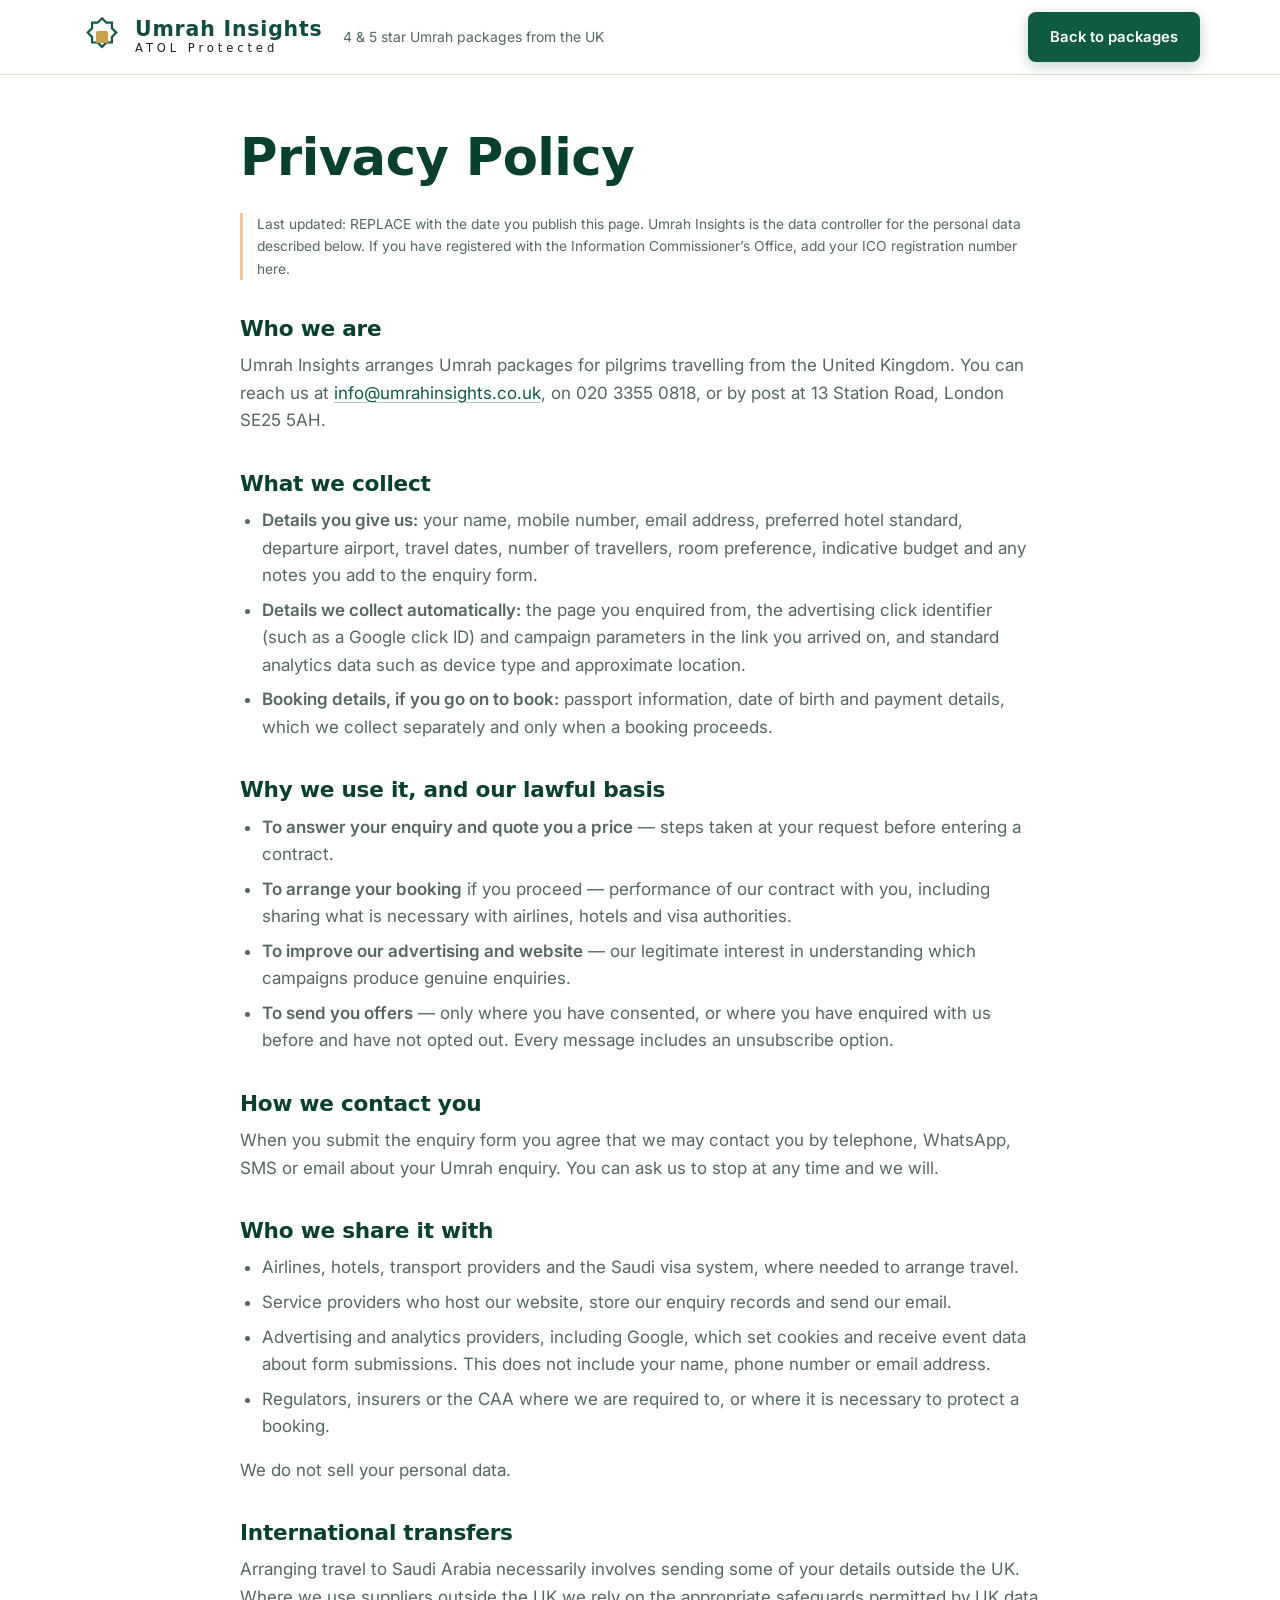
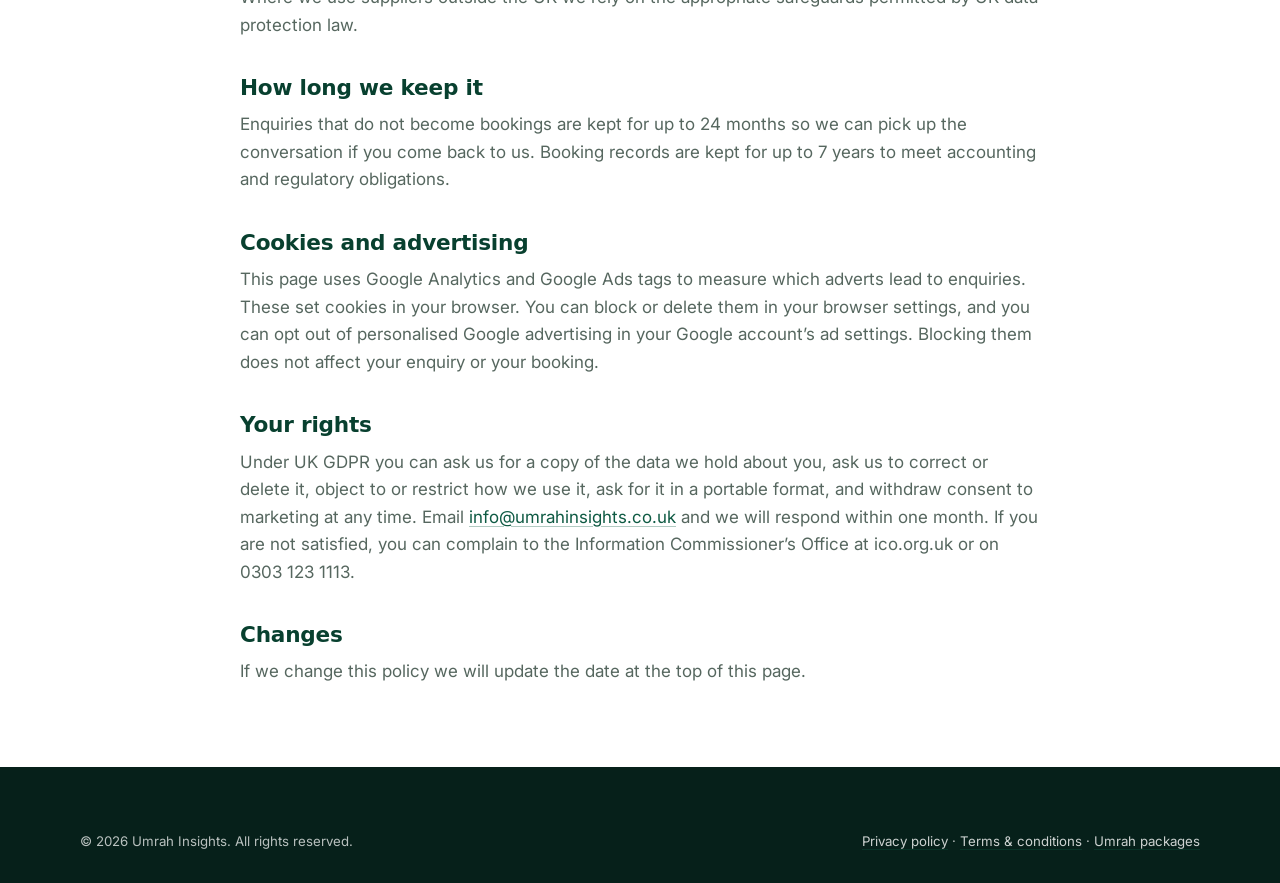
<file: privacy-policy.html>
<!DOCTYPE html>
<html lang="en-GB">
<head>
<meta charset="utf-8">
<meta name="viewport" content="width=device-width, initial-scale=1">
<title>Privacy Policy | Umrah Insights</title>
<meta name="description" content="How Umrah Insights collects, uses and protects the personal data you submit through our Umrah enquiry form.">
<meta name="robots" content="noindex,follow">
<link rel="preconnect" href="https://fonts.googleapis.com">
<link rel="preconnect" href="https://fonts.gstatic.com" crossorigin>
<link rel="stylesheet" href="https://fonts.googleapis.com/css2?family=Marcellus&family=Inter:wght@400;500;600;700&display=swap" media="print" onload="this.media='all'">
<noscript><link rel="stylesheet" href="https://fonts.googleapis.com/css2?family=Marcellus&family=Inter:wght@400;500;600;700&display=swap"></noscript>
<link rel="stylesheet" href="assets/css/umrah.css">
<link rel="icon" href="data:image/svg+xml,<svg xmlns='http://www.w3.org/2000/svg' viewBox='0 0 32 32'><rect width='32' height='32' rx='6' fill='%230E5A43'/><rect x='12' y='12' width='8' height='8' rx='1' fill='%23C8A24A'/></svg>">
<style>
  .legal{padding:52px 0 64px}
  .legal h2{font-size:1.35rem;margin-top:36px}
  .legal h3{margin-top:24px}
  .legal ul{list-style:disc;padding-left:22px;margin:0 0 16px}
  .legal li{margin-bottom:7px}
  .legal p,.legal li{color:var(--muted)}
  .legal .updated{font-size:.86rem;color:var(--muted);border-left:3px solid var(--gold);padding-left:14px}
</style>
</head>
<body>
<header class="head">
  <div class="head__top"><div class="wrap head__top-in">
    <a class="logo" href="index.html" aria-label="Umrah Insights">
      <svg class="logo__mark" viewBox="0 0 40 40" aria-hidden="true">
        <path d="M20 3l4 4h5v5l4 4-4 4v5h-5l-4 4-4-4H11v-5l-4-4 4-4V7h5z" fill="none" stroke="#0E5A43" stroke-width="2"/>
        <rect x="14.5" y="14.5" width="11" height="11" rx="1.5" fill="#C8A24A"/>
      </svg>
      <span class="logo__txt"><strong>Umrah Insights</strong><em>ATOL Protected</em></span>
    </a>
    <p class="head__claim">4 &amp; 5 star Umrah packages from the UK</p>
    <div class="head__contact"><a class="btn btn--primary btn--sm" href="index.html">Back to packages</a></div>
  </div></div>
</header>
<main class="legal"><div class="wrap wrap--narrow">
<h1>Privacy Policy</h1>
<p class="updated">Last updated: REPLACE with the date you publish this page. Umrah Insights is the
data controller for the personal data described below. If you have registered with the Information
Commissioner&rsquo;s Office, add your ICO registration number here.</p>

<h2>Who we are</h2>
<p>Umrah Insights arranges Umrah packages for pilgrims travelling from the United Kingdom.
You can reach us at <a href="mailto:info@umrahinsights.co.uk">info@umrahinsights.co.uk</a>,
on 020 3355 0818, or by post at 13 Station Road, London SE25 5AH.</p>

<h2>What we collect</h2>
<ul>
  <li><strong>Details you give us:</strong> your name, mobile number, email address, preferred hotel
  standard, departure airport, travel dates, number of travellers, room preference, indicative budget
  and any notes you add to the enquiry form.</li>
  <li><strong>Details we collect automatically:</strong> the page you enquired from, the advertising
  click identifier (such as a Google click ID) and campaign parameters in the link you arrived on,
  and standard analytics data such as device type and approximate location.</li>
  <li><strong>Booking details, if you go on to book:</strong> passport information, date of birth and
  payment details, which we collect separately and only when a booking proceeds.</li>
</ul>

<h2>Why we use it, and our lawful basis</h2>
<ul>
  <li><strong>To answer your enquiry and quote you a price</strong> &mdash; steps taken at your request
  before entering a contract.</li>
  <li><strong>To arrange your booking</strong> if you proceed &mdash; performance of our contract with you,
  including sharing what is necessary with airlines, hotels and visa authorities.</li>
  <li><strong>To improve our advertising and website</strong> &mdash; our legitimate interest in
  understanding which campaigns produce genuine enquiries.</li>
  <li><strong>To send you offers</strong> &mdash; only where you have consented, or where you have enquired
  with us before and have not opted out. Every message includes an unsubscribe option.</li>
</ul>

<h2>How we contact you</h2>
<p>When you submit the enquiry form you agree that we may contact you by telephone, WhatsApp, SMS
or email about your Umrah enquiry. You can ask us to stop at any time and we will.</p>

<h2>Who we share it with</h2>
<ul>
  <li>Airlines, hotels, transport providers and the Saudi visa system, where needed to arrange travel.</li>
  <li>Service providers who host our website, store our enquiry records and send our email.</li>
  <li>Advertising and analytics providers, including Google, which set cookies and receive event data
  about form submissions. This does not include your name, phone number or email address.</li>
  <li>Regulators, insurers or the CAA where we are required to, or where it is necessary to protect
  a booking.</li>
</ul>
<p>We do not sell your personal data.</p>

<h2>International transfers</h2>
<p>Arranging travel to Saudi Arabia necessarily involves sending some of your details outside the UK.
Where we use suppliers outside the UK we rely on the appropriate safeguards permitted by UK data
protection law.</p>

<h2>How long we keep it</h2>
<p>Enquiries that do not become bookings are kept for up to 24 months so we can pick up the
conversation if you come back to us. Booking records are kept for up to 7 years to meet accounting
and regulatory obligations.</p>

<h2>Cookies and advertising</h2>
<p>This page uses Google Analytics and Google Ads tags to measure which adverts lead to enquiries.
These set cookies in your browser. You can block or delete them in your browser settings, and you can
opt out of personalised Google advertising in your Google account&rsquo;s ad settings. Blocking them does
not affect your enquiry or your booking.</p>

<h2>Your rights</h2>
<p>Under UK GDPR you can ask us for a copy of the data we hold about you, ask us to correct or delete
it, object to or restrict how we use it, ask for it in a portable format, and withdraw consent to
marketing at any time. Email <a href="mailto:info@umrahinsights.co.uk">info@umrahinsights.co.uk</a>
and we will respond within one month. If you are not satisfied, you can complain to the Information
Commissioner&rsquo;s Office at ico.org.uk or on 0303 123 1113.</p>

<h2>Changes</h2>
<p>If we change this policy we will update the date at the top of this page.</p>
</div></main>
<footer class="foot">
  <div class="wrap"><div class="foot__legal" style="margin-top:0;border-top:0">
    <p>&copy; <span id="yr">2026</span> Umrah Insights. All rights reserved.</p>
    <p><a href="privacy-policy.html">Privacy policy</a> &middot; <a href="terms.html">Terms &amp; conditions</a> &middot; <a href="index.html">Umrah packages</a></p>
  </div></div>
</footer>
<script src="assets/js/umrah.js" defer></script>
</body>
</html>
</file>
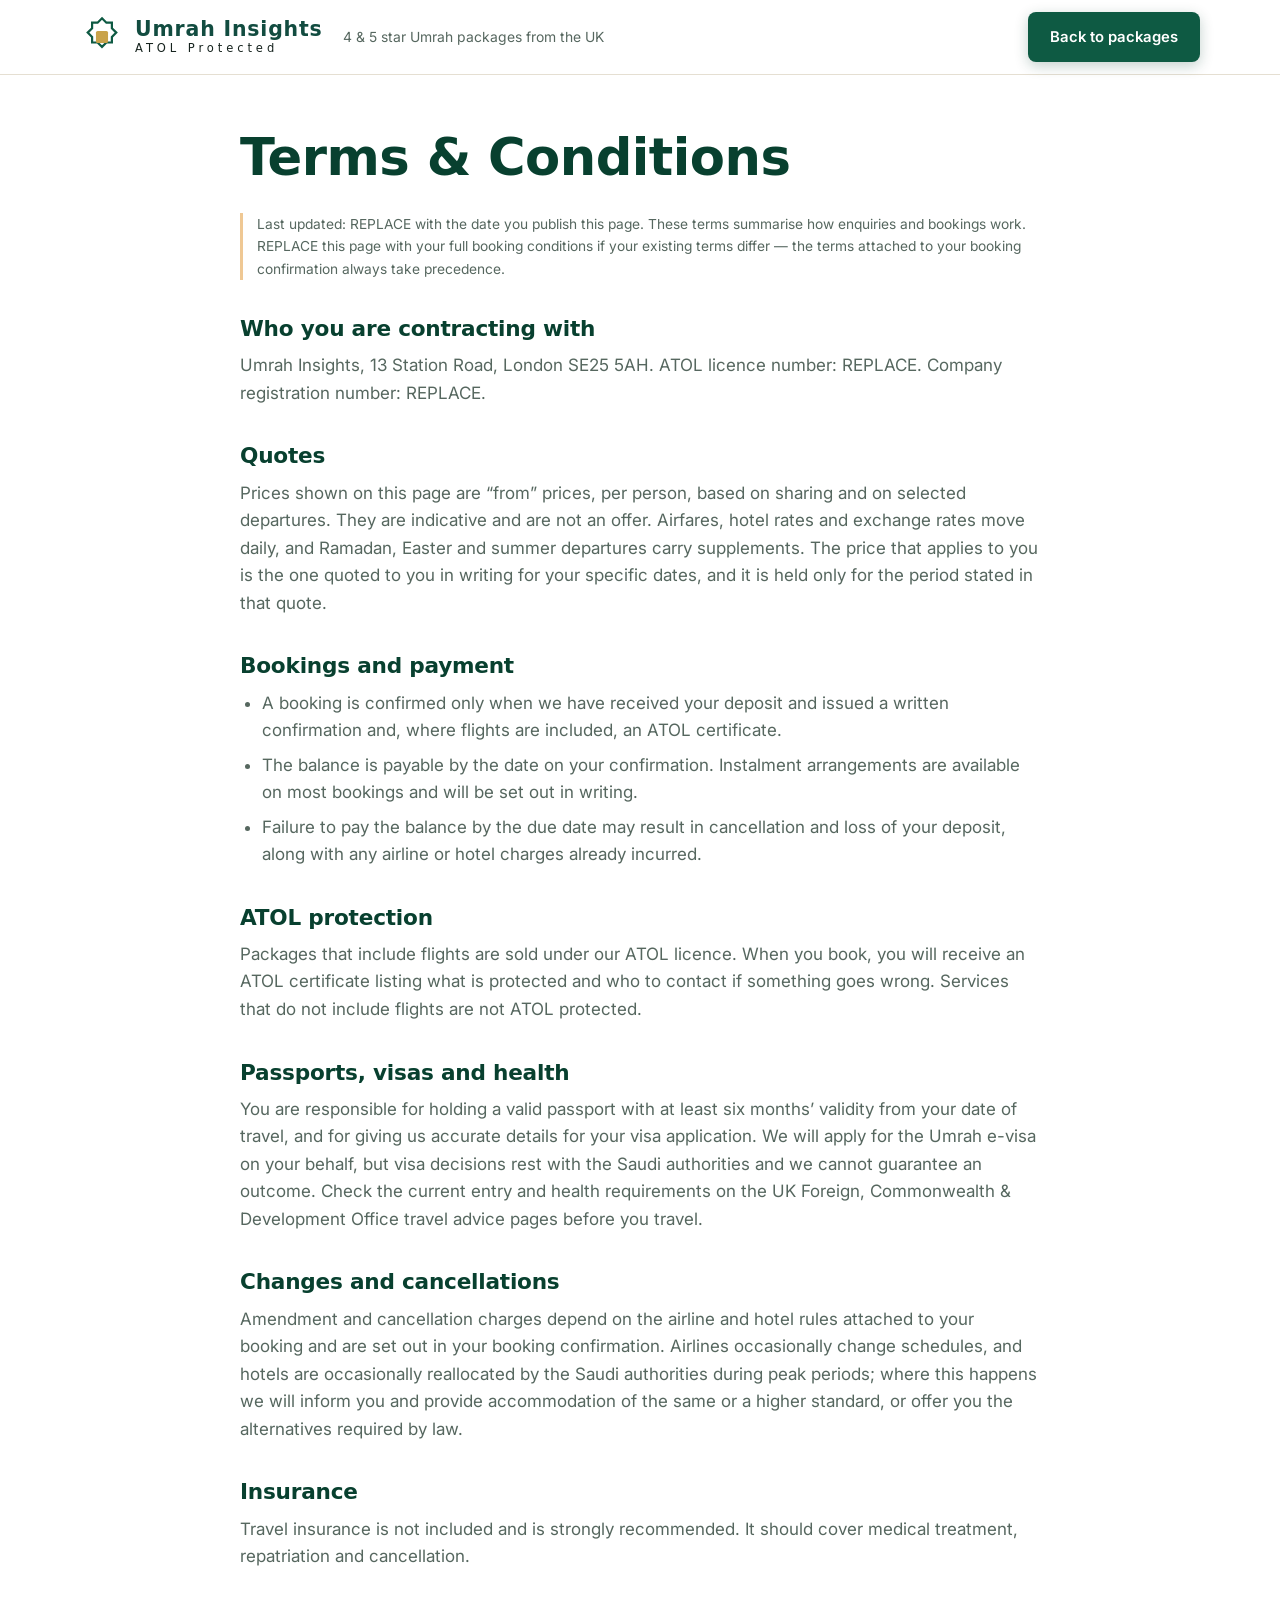
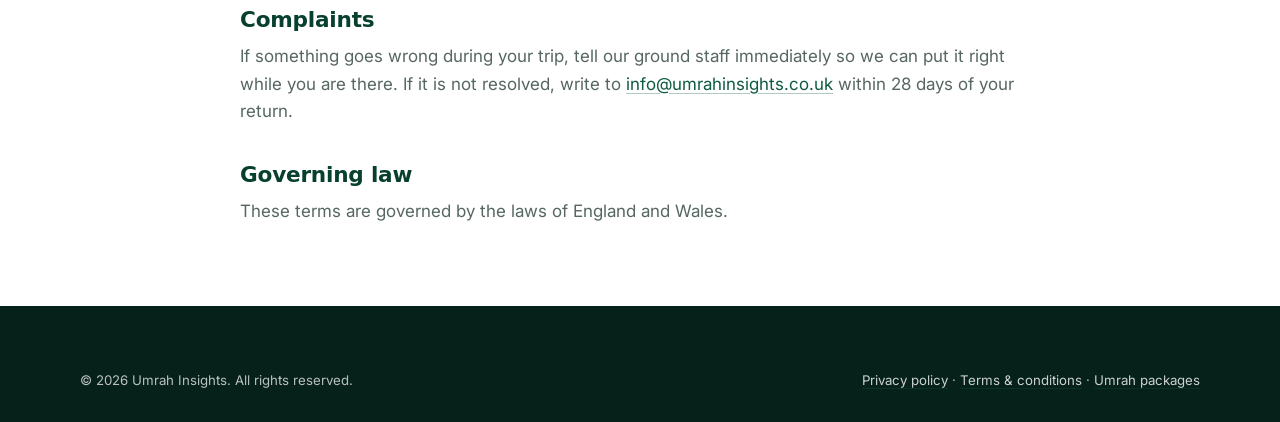
<file: terms.html>
<!DOCTYPE html>
<html lang="en-GB">
<head>
<meta charset="utf-8">
<meta name="viewport" content="width=device-width, initial-scale=1">
<title>Terms &amp; Conditions | Umrah Insights</title>
<meta name="description" content="The terms on which Umrah Insights provides quotes and arranges Umrah packages for UK pilgrims.">
<meta name="robots" content="noindex,follow">
<link rel="preconnect" href="https://fonts.googleapis.com">
<link rel="preconnect" href="https://fonts.gstatic.com" crossorigin>
<link rel="stylesheet" href="https://fonts.googleapis.com/css2?family=Marcellus&family=Inter:wght@400;500;600;700&display=swap" media="print" onload="this.media='all'">
<noscript><link rel="stylesheet" href="https://fonts.googleapis.com/css2?family=Marcellus&family=Inter:wght@400;500;600;700&display=swap"></noscript>
<link rel="stylesheet" href="assets/css/umrah.css">
<link rel="icon" href="data:image/svg+xml,<svg xmlns='http://www.w3.org/2000/svg' viewBox='0 0 32 32'><rect width='32' height='32' rx='6' fill='%230E5A43'/><rect x='12' y='12' width='8' height='8' rx='1' fill='%23C8A24A'/></svg>">
<style>
  .legal{padding:52px 0 64px}
  .legal h2{font-size:1.35rem;margin-top:36px}
  .legal h3{margin-top:24px}
  .legal ul{list-style:disc;padding-left:22px;margin:0 0 16px}
  .legal li{margin-bottom:7px}
  .legal p,.legal li{color:var(--muted)}
  .legal .updated{font-size:.86rem;color:var(--muted);border-left:3px solid var(--gold);padding-left:14px}
</style>
</head>
<body>
<header class="head">
  <div class="head__top"><div class="wrap head__top-in">
    <a class="logo" href="index.html" aria-label="Umrah Insights">
      <svg class="logo__mark" viewBox="0 0 40 40" aria-hidden="true">
        <path d="M20 3l4 4h5v5l4 4-4 4v5h-5l-4 4-4-4H11v-5l-4-4 4-4V7h5z" fill="none" stroke="#0E5A43" stroke-width="2"/>
        <rect x="14.5" y="14.5" width="11" height="11" rx="1.5" fill="#C8A24A"/>
      </svg>
      <span class="logo__txt"><strong>Umrah Insights</strong><em>ATOL Protected</em></span>
    </a>
    <p class="head__claim">4 &amp; 5 star Umrah packages from the UK</p>
    <div class="head__contact"><a class="btn btn--primary btn--sm" href="index.html">Back to packages</a></div>
  </div></div>
</header>
<main class="legal"><div class="wrap wrap--narrow">
<h1>Terms &amp; Conditions</h1>
<p class="updated">Last updated: REPLACE with the date you publish this page. These terms summarise
how enquiries and bookings work. REPLACE this page with your full booking conditions if your
existing terms differ &mdash; the terms attached to your booking confirmation always take precedence.</p>

<h2>Who you are contracting with</h2>
<p>Umrah Insights, 13 Station Road, London SE25 5AH. ATOL licence number: REPLACE. Company
registration number: REPLACE.</p>

<h2>Quotes</h2>
<p>Prices shown on this page are &ldquo;from&rdquo; prices, per person, based on sharing and on selected
departures. They are indicative and are not an offer. Airfares, hotel rates and exchange rates move
daily, and Ramadan, Easter and summer departures carry supplements. The price that applies to you is
the one quoted to you in writing for your specific dates, and it is held only for the period stated
in that quote.</p>

<h2>Bookings and payment</h2>
<ul>
  <li>A booking is confirmed only when we have received your deposit and issued a written
  confirmation and, where flights are included, an ATOL certificate.</li>
  <li>The balance is payable by the date on your confirmation. Instalment arrangements are available
  on most bookings and will be set out in writing.</li>
  <li>Failure to pay the balance by the due date may result in cancellation and loss of your deposit,
  along with any airline or hotel charges already incurred.</li>
</ul>

<h2>ATOL protection</h2>
<p>Packages that include flights are sold under our ATOL licence. When you book, you will receive an
ATOL certificate listing what is protected and who to contact if something goes wrong. Services that
do not include flights are not ATOL protected.</p>

<h2>Passports, visas and health</h2>
<p>You are responsible for holding a valid passport with at least six months&rsquo; validity from your date
of travel, and for giving us accurate details for your visa application. We will apply for the Umrah
e-visa on your behalf, but visa decisions rest with the Saudi authorities and we cannot guarantee an
outcome. Check the current entry and health requirements on the UK Foreign, Commonwealth &amp;
Development Office travel advice pages before you travel.</p>

<h2>Changes and cancellations</h2>
<p>Amendment and cancellation charges depend on the airline and hotel rules attached to your booking
and are set out in your booking confirmation. Airlines occasionally change schedules, and hotels are
occasionally reallocated by the Saudi authorities during peak periods; where this happens we will
inform you and provide accommodation of the same or a higher standard, or offer you the alternatives
required by law.</p>

<h2>Insurance</h2>
<p>Travel insurance is not included and is strongly recommended. It should cover medical treatment,
repatriation and cancellation.</p>

<h2>Complaints</h2>
<p>If something goes wrong during your trip, tell our ground staff immediately so we can put it right
while you are there. If it is not resolved, write to
<a href="mailto:info@umrahinsights.co.uk">info@umrahinsights.co.uk</a> within 28 days of your return.</p>

<h2>Governing law</h2>
<p>These terms are governed by the laws of England and Wales.</p>
</div></main>
<footer class="foot">
  <div class="wrap"><div class="foot__legal" style="margin-top:0;border-top:0">
    <p>&copy; <span id="yr">2026</span> Umrah Insights. All rights reserved.</p>
    <p><a href="privacy-policy.html">Privacy policy</a> &middot; <a href="terms.html">Terms &amp; conditions</a> &middot; <a href="index.html">Umrah packages</a></p>
  </div></div>
</footer>
<script src="assets/js/umrah.js" defer></script>
</body>
</html>
</file>
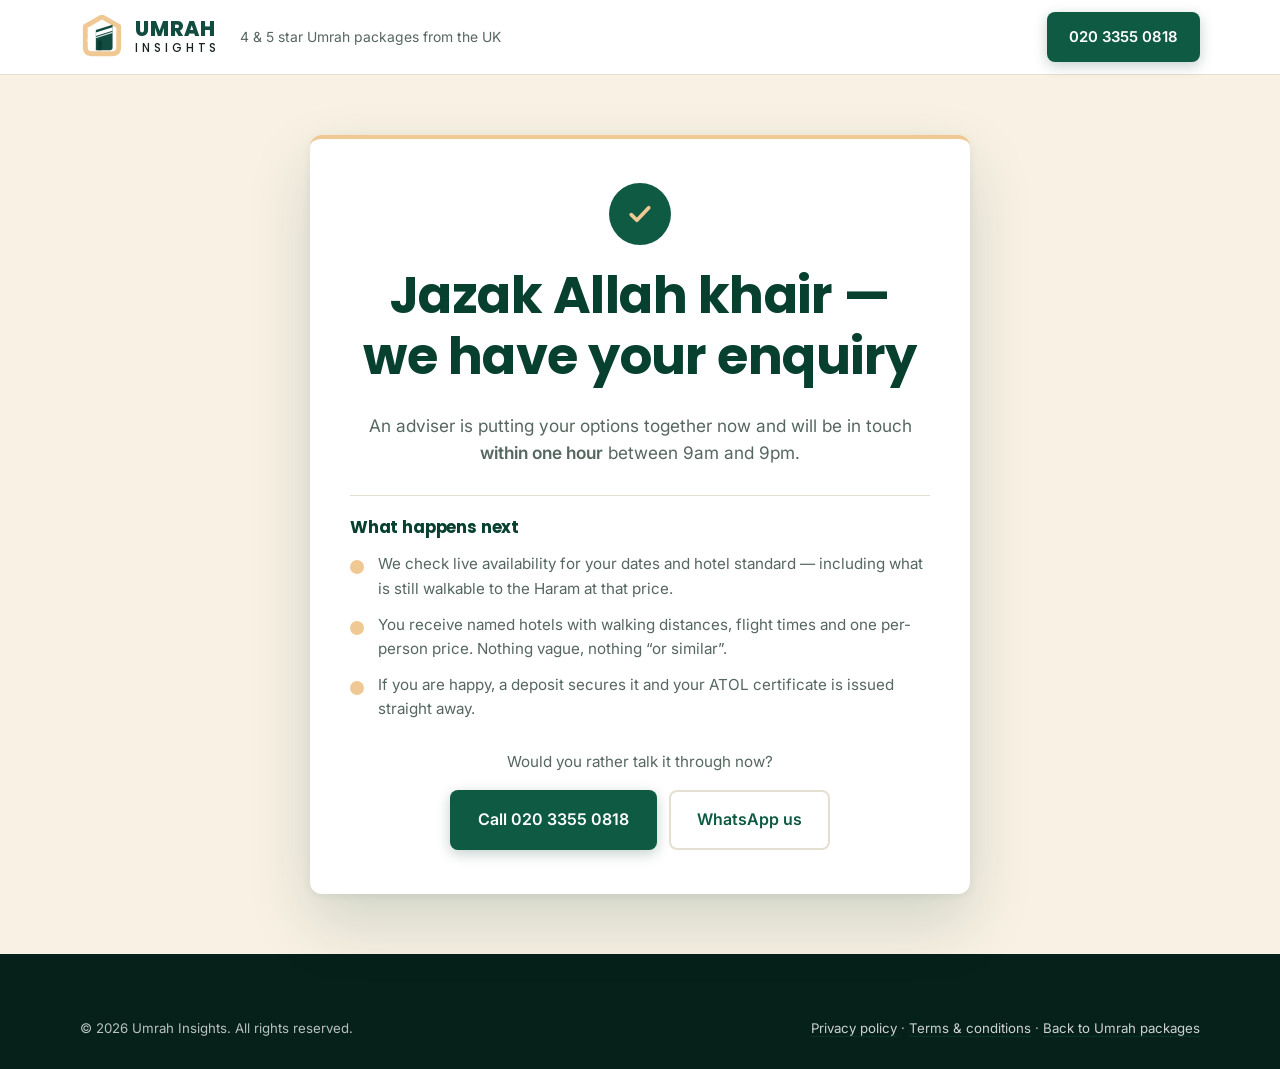
<file: thank-you.html>
<!DOCTYPE html>
<html lang="en-GB">
<head>
<meta charset="utf-8">
<meta name="viewport" content="width=device-width, initial-scale=1">
<title>Thank you — your Umrah quote is on its way | Umrah Insights</title>
<meta name="description" content="Your Umrah enquiry has been received. An adviser will be in touch within the hour with hotel names, flight times and a per-person price.">
<meta name="robots" content="noindex,nofollow">

<link rel="preconnect" href="https://fonts.googleapis.com">
<link rel="preconnect" href="https://fonts.gstatic.com" crossorigin>
<link rel="preload" as="style" href="https://fonts.googleapis.com/css2?family=Poppins:wght@500;600;700;800&family=Inter:wght@400;500;600;700&display=swap">
<link rel="stylesheet" href="https://fonts.googleapis.com/css2?family=Poppins:wght@500;600;700;800&family=Inter:wght@400;500;600;700&display=swap" media="print" onload="this.media='all'">
<noscript><link rel="stylesheet" href="https://fonts.googleapis.com/css2?family=Poppins:wght@500;600;700;800&family=Inter:wght@400;500;600;700&display=swap"></noscript>
<link rel="stylesheet" href="assets/css/umrah.css">
<link rel="icon" href="data:image/svg+xml,<svg xmlns='http://www.w3.org/2000/svg' viewBox='0 0 32 32'><rect width='32' height='32' rx='6' fill='%230E5A43'/><path d='M16 5l3 3h4v4l3 3-3 3v4h-4l-3 3-3-3H9v-4l-3-3 3-3V8h4z' fill='none' stroke='%23C8A24A' stroke-width='1.6'/><rect x='12' y='12' width='8' height='8' rx='1' fill='%23C8A24A'/></svg>">

<!-- Same Google Ads / GA4 IDs as index.html -->
<script>window.dataLayer=window.dataLayer||[];function gtag(){dataLayer.push(arguments);}gtag('js',new Date());</script>
<script async src="https://www.googletagmanager.com/gtag/js?id=AW-XXXXXXXXXX"></script>
<script>
  gtag('config','AW-XXXXXXXXXX');
  gtag('config','G-XXXXXXXXXX');
  /* Backup conversion fire. Safe alongside the on-submit event —
     Google Ads de-duplicates identical conversions. */
  gtag('event','conversion',{'send_to':'AW-XXXXXXXXXX/REPLACE_LEAD_LABEL'});
</script>

<style>
  .ty{min-height:66vh;display:flex;align-items:center;background:var(--sand);padding:60px 0}
  .ty__card{background:#fff;border-radius:var(--radius);box-shadow:var(--shadow-lg);
            border-top:4px solid var(--gold);max-width:660px;margin:0 auto;padding:44px 40px;text-align:center}
  .ty__tick{width:62px;height:62px;border-radius:50%;background:var(--green);display:inline-flex;
            align-items:center;justify-content:center;margin-bottom:20px}
  .ty__tick svg{width:30px;height:30px;fill:none;stroke:var(--gold);stroke-width:3;stroke-linecap:round;stroke-linejoin:round}
  .ty__next{text-align:left;margin:28px 0 28px;border-top:1px solid var(--line);padding-top:22px}
  .ty__next h2{font-size:1.05rem;margin-bottom:14px}
  .ty__next li{position:relative;padding-left:28px;margin-bottom:11px;color:var(--muted);font-size:.95rem}
  .ty__next li::before{content:"";position:absolute;left:0;top:8px;width:14px;height:14px;border-radius:50%;background:var(--gold)}
  .ty__cta{display:flex;gap:12px;justify-content:center;flex-wrap:wrap}
  @media(max-width:640px){.ty__card{padding:32px 22px}}
</style>
</head>
<body>

<header class="head" id="top">
  <div class="head__top">
    <div class="wrap head__top-in">
      <a class="logo" href="index.html" aria-label="Umrah Insights">
        <svg class="logo__mark" viewBox="0 0 100 100" aria-hidden="true">
          <path d="M50 4 L88 26 V74 Q88 88 74 88 H26 Q12 88 12 74 V26 Z" fill="none" stroke="#EFC894" stroke-width="11" stroke-linejoin="round"/>
          <path d="M36 34 L74 22 V74 Q74 80 68 80 H36 Z" fill="#124C40"/>
          <path d="M36 40 L74 28 v8 L36 48 Z" fill="#FFFFFF"/>
          <path d="M36 50 L74 38 v3 L36 53 Z" fill="#FFFFFF" opacity=".85"/>
          <rect x="40" y="58" width="9" height="22" fill="#0B3A31"/>
          <path d="M20 52 l9-7 3 1.5 -6 6 7 2 -3 3 -9-2.5 -3 4 -1.5-1 2-4.5 -2.5-1z" fill="#FFFFFF"/>
        </svg>
        <span class="logo__txt"><strong>UMRAH</strong><em>INSIGHTS</em></span>
      </a>
      <p class="head__claim">4 &amp; 5 star Umrah packages from the UK</p>
      <div class="head__contact">
        <a class="btn btn--primary btn--sm" href="tel:+442033550818" data-track="phone-thankyou">020 3355 0818</a>
      </div>
    </div>
  </div>
</header>

<main class="ty">
  <div class="wrap">
    <div class="ty__card">
      <span class="ty__tick"><svg viewBox="0 0 24 24" aria-hidden="true"><path d="M5 12.5l4.5 4.5L19 7"/></svg></span>
      <h1>Jazak Allah khair &mdash; we have your enquiry</h1>
      <p class="lede">An adviser is putting your options together now and will be in touch
      <strong>within one hour</strong> between 9am and 9pm.</p>

      <div class="ty__next">
        <h2>What happens next</h2>
        <ul>
          <li>We check live availability for your dates and hotel standard &mdash; including what is still
          walkable to the Haram at that price.</li>
          <li>You receive named hotels with walking distances, flight times and one per-person price.
          Nothing vague, nothing &ldquo;or similar&rdquo;.</li>
          <li>If you are happy, a deposit secures it and your ATOL certificate is issued straight away.</li>
        </ul>
      </div>

      <p style="font-size:.95rem;color:var(--muted)">Would you rather talk it through now?</p>
      <div class="ty__cta">
        <a class="btn btn--primary" href="tel:+442033550818" data-track="phone-thankyou-cta">Call 020 3355 0818</a>
        <a class="btn btn--outline" href="https://wa.me/442033550818" data-track="whatsapp-thankyou" rel="noopener">WhatsApp us</a>
      </div>
    </div>
  </div>
</main>

<footer class="foot">
  <div class="wrap">
    <div class="foot__legal" style="margin-top:0;border-top:0">
      <p>&copy; <span id="yr">2026</span> Umrah Insights. All rights reserved.</p>
      <p><a href="privacy-policy.html">Privacy policy</a> &middot; <a href="terms.html">Terms &amp; conditions</a> &middot; <a href="index.html">Back to Umrah packages</a></p>
    </div>
  </div>
</footer>

<script src="assets/js/umrah.js" defer></script>
</body>
</html>
</file>
<file: assets/css/umrah.css>
/* ==================================================================
   Umrah Insights — 4★ & 5★ Umrah packages landing page (UK traffic)
   Single stylesheet, no framework, no build step.

   RE-THEMING: every colour on the page resolves from the tokens in
   :root below. Swap the six brand values to match umrahinsights.co.uk
   exactly and the whole page follows — nothing else hardcodes a colour.
   ================================================================== */

:root{
  /* ---- Brand -------------------------------------------------- */
  --green:     #0E5A43;   /* primary — header, buttons, headings     */
  --green-dk:  #08402F;   /* hover / deep backgrounds                */
  --green-lt:  #14755A;   /* borders and accents on dark             */
  --gold:      #EFC894;   /* logo tan — stars, rules, highlights     */
  --gold-dk:   #8C6A32;   /* tan deepened to pass contrast on light  */
  --sand:      #F8F1E4;   /* alternating section background          */

  /* ---- Neutrals ----------------------------------------------- */
  --ink:       #16231E;
  --muted:     #56675F;
  --line:      #E5DFD2;
  --white:     #FFFFFF;
  --cream:     #FCFAF6;

  --radius:    12px;
  --radius-sm: 8px;
  --shadow:    0 1px 2px rgba(8,64,47,.05), 0 10px 30px rgba(8,64,47,.09);
  --shadow-lg: 0 2px 8px rgba(8,64,47,.07), 0 28px 64px rgba(8,64,47,.16);

  --font-head: 'Poppins', 'Century Gothic', system-ui, -apple-system, 'Segoe UI', sans-serif;
  --font-body: 'Inter', system-ui, -apple-system, 'Segoe UI', Roboto, Helvetica, Arial, sans-serif;

  --wrap: 1160px;
}

/* ── Reset ─────────────────────────────────────────────────────── */
*,*::before,*::after{box-sizing:border-box}
html{-webkit-text-size-adjust:100%;scroll-behavior:smooth}
body{
  margin:0;font-family:var(--font-body);font-size:17px;line-height:1.62;
  color:var(--ink);background:var(--white);-webkit-font-smoothing:antialiased;
}
img,svg{max-width:100%}
[hidden]{display:none!important}   /* an attribute must beat a display rule */
h1,h2,h3,h4{font-family:var(--font-head);color:var(--green-dk);line-height:1.18;margin:0 0 .5em;font-weight:700;letter-spacing:-.01em}
h1{font-size:clamp(2.05rem,4.4vw,3.2rem)}
h2{font-size:clamp(1.7rem,3.1vw,2.4rem)}
h3{font-size:1.16rem}
p{margin:0 0 1em}
strong,b{font-weight:600}
a{color:var(--green);text-decoration-color:rgba(14,90,67,.32);text-underline-offset:3px}
a:hover{color:var(--gold-dk)}
ul,ol{margin:0;padding:0;list-style:none}
:focus-visible{outline:3px solid var(--gold-dk);outline-offset:2px;border-radius:3px}
table{border-collapse:collapse;width:100%}

.wrap{width:100%;max-width:var(--wrap);margin:0 auto;padding:0 20px}
.wrap--narrow{max-width:840px}
.center{text-align:center}
.ic{width:1em;height:1em;flex:none}
.skip{position:absolute;left:-9999px;top:0;background:var(--green);color:#fff;padding:10px 16px;z-index:200}
.skip:focus{left:8px;top:8px}
.sr{position:absolute;width:1px;height:1px;overflow:hidden;clip:rect(0 0 0 0);white-space:nowrap}

/* Section rhythm */
.sec{padding:72px 0}
.sec--sand{background:var(--sand)}
.sec--cream{background:var(--cream)}
.sec__head{max-width:720px;margin:0 0 40px}
.sec__head.center{margin-left:auto;margin-right:auto}
.sec__kicker{font-family:var(--font-body);font-size:.78rem;font-weight:600;letter-spacing:.14em;
  text-transform:uppercase;color:var(--gold-dk);margin:0 0 10px}
.lede{font-size:1.08rem;color:var(--muted)}

/* ── Buttons ───────────────────────────────────────────────────── */
.btn{
  display:inline-flex;align-items:center;justify-content:center;gap:.5em;
  font-weight:600;font-size:1rem;padding:15px 26px;border:2px solid transparent;
  border-radius:var(--radius-sm);cursor:pointer;text-decoration:none;text-align:center;
  transition:transform .12s ease,background .15s ease,box-shadow .15s ease;
}
.btn:active{transform:translateY(1px)}
.btn--primary{background:var(--green);color:#fff;box-shadow:0 4px 14px rgba(8,64,47,.24)}
.btn--primary:hover{background:var(--green-dk);color:#fff;box-shadow:0 6px 22px rgba(8,64,47,.3)}
.btn--gold{background:var(--gold);color:#3A2B10;box-shadow:0 4px 16px rgba(0,0,0,.18)}
.btn--gold:hover{background:#F5D6AB;color:#3A2B10}
.btn--outline{background:transparent;color:var(--green);border-color:var(--line)}
.btn--outline:hover{border-color:var(--green);color:var(--green-dk)}
.btn--ghost{background:transparent;color:#fff;border-color:rgba(255,255,255,.45)}
.btn--ghost:hover{background:rgba(255,255,255,.12);color:#fff;border-color:#fff}
.btn--sm{padding:11px 20px;font-size:.93rem}
.btn--lg{padding:17px 32px;font-size:1.05rem}
.btn--block{width:100%}
.btn[disabled]{opacity:.65;cursor:not-allowed}

/* ── Header ────────────────────────────────────────────────────── */
.head{position:relative;z-index:20}
.head__top{background:var(--white);border-bottom:1px solid var(--line)}
.head__top-in{display:flex;align-items:center;gap:20px;padding-top:12px;padding-bottom:12px}
.logo{display:flex;align-items:center;gap:11px;text-decoration:none;flex:none}
.logo__mark{width:44px;height:44px;flex:none}
.logo__txt{display:flex;flex-direction:column;line-height:1.1}
.logo__txt strong{font-family:var(--font-head);font-weight:800;font-size:1.28rem;color:#124C40;letter-spacing:.04em;line-height:1}
.logo__txt em{font-style:normal;font-family:var(--font-head);font-size:.72rem;letter-spacing:.34em;color:var(--ink);font-weight:500;margin-top:2px}
.head__claim{margin:0;font-size:.87rem;color:var(--muted);flex:1}
.head__contact{display:flex;align-items:center;gap:8px;flex:none}
.head__tel{display:flex;align-items:center;gap:8px;text-decoration:none;color:var(--green-dk);font-weight:600}
.head__tel .lbl{display:block;font-size:.68rem;letter-spacing:.1em;text-transform:uppercase;color:var(--muted);font-weight:600}
.head__tel b{font-size:1.02rem}

.head__bar{background:var(--green);color:#fff}
.head__bar-in{display:flex;align-items:center;justify-content:space-between;gap:16px;min-height:46px}
.head__nav{display:flex;gap:24px;overflow-x:auto;scrollbar-width:none}
.head__nav::-webkit-scrollbar{display:none}
.head__nav a{color:rgba(255,255,255,.9);text-decoration:none;font-size:.9rem;font-weight:500;
  white-space:nowrap;padding:12px 0;border-bottom:2px solid transparent}
.head__nav a:hover{color:#fff;border-bottom-color:var(--gold)}
.head__wa{display:inline-flex;align-items:center;gap:7px;color:#fff;text-decoration:none;font-size:.88rem;
  font-weight:600;white-space:nowrap;background:rgba(255,255,255,.1);padding:6px 13px;border-radius:100px}
.head__wa:hover{background:rgba(255,255,255,.2);color:#fff}

/* ── Hero ──────────────────────────────────────────────────────── */
.hero{
  position:relative;color:#fff;overflow:hidden;
  background:
    radial-gradient(1100px 520px at 15% -10%, #14755A 0%, rgba(20,117,90,0) 62%),
    linear-gradient(168deg, #0E5A43 0%, #08402F 62%, #062A20 100%);
}
/* Photo of the Haram behind a green wash that keeps the text readable.
   If the image file is missing the gradients above still stand alone. */
.hero--photo{background:
  linear-gradient(100deg, rgba(6,36,28,.90) 0%, rgba(7,44,33,.72) 42%, rgba(6,34,26,.40) 72%, rgba(6,32,25,.34) 100%),
  url("../img/social/masjid-nabawi-wide.webp") 50% 42%/cover no-repeat,
  linear-gradient(168deg, #0E5A43 0%, #08402F 100%)}
/* Geometric eight-point-star lattice — a 40-byte data URI, not an image file */
.hero::before{
  content:"";position:absolute;inset:0;opacity:.10;pointer-events:none;
  background-image:url("data:image/svg+xml,%3Csvg xmlns='http://www.w3.org/2000/svg' width='60' height='60' viewBox='0 0 60 60'%3E%3Cg fill='none' stroke='%23C8A24A' stroke-width='1'%3E%3Cpath d='M30 2l7 7h11v11l7 7-7 7v11H37l-7 7-7-7H12V34l-7-7 7-7V9h11z'/%3E%3Cpath d='M30 12l18 18-18 18-18-18z'/%3E%3C/g%3E%3C/svg%3E");
}
.hero__in{position:relative;display:grid;grid-template-columns:1.02fr .98fr;gap:22px 52px;align-items:start;
  grid-template-areas:"copy form" "proof form";padding:56px 0 62px}
.hero__copy{grid-area:copy}
.hero__proof{grid-area:proof}
.quote{grid-area:form}
.hero h1{color:#fff;margin-bottom:16px}
.hero h1 .hl{color:var(--gold)}
.hero__sub{font-size:1.1rem;color:rgba(255,255,255,.88);max-width:34em;margin-bottom:24px}
.hero__pts{display:grid;gap:11px;margin:0 0 26px}
.hero__pts li{position:relative;padding-left:32px;color:rgba(255,255,255,.93);font-size:1rem}
.hero__pts li::before{
  content:"";position:absolute;left:0;top:.36em;width:19px;height:19px;border-radius:50%;
  background:var(--gold) url("data:image/svg+xml,%3Csvg xmlns='http://www.w3.org/2000/svg' viewBox='0 0 24 24'%3E%3Cpath d='M5 12.5l4.5 4.5L19 7' fill='none' stroke='%23231B06' stroke-width='3.4' stroke-linecap='round' stroke-linejoin='round'/%3E%3C/svg%3E") center/13px no-repeat;
}
.hero__trust{display:flex;flex-wrap:wrap;gap:10px 20px;align-items:center;
  border-top:1px solid rgba(255,255,255,.18);padding-top:20px}
.hero__trust span{display:inline-flex;align-items:center;gap:8px;font-size:.86rem;color:rgba(255,255,255,.82)}
.hero__trust svg{width:17px;height:17px;color:var(--gold)}

/* ── Lead form card ────────────────────────────────────────────── */
.quote{background:var(--white);border-radius:var(--radius);box-shadow:var(--shadow-lg);
  overflow:hidden;color:var(--ink);position:sticky;top:16px}
.quote__top{background:var(--sand);border-bottom:1px solid var(--line);padding:18px 24px 16px}
.quote__top h2{font-size:1.35rem;margin-bottom:4px}
.quote__top p{margin:0;font-size:.9rem;color:var(--muted)}
.quote__body{padding:20px 24px 24px}
.field{margin-bottom:13px}
.field > label{display:block;font-size:.83rem;font-weight:600;color:var(--ink);margin-bottom:5px}
.field .hint{font-weight:400;color:var(--muted)}
.field input,.field select,.field textarea{
  width:100%;font:inherit;font-size:.97rem;padding:12px 13px;border:1.5px solid var(--line);
  border-radius:var(--radius-sm);background:var(--white);color:var(--ink);
}
.field textarea{min-height:84px;resize:vertical}
.field input:focus,.field select:focus,.field textarea:focus{outline:none;border-color:var(--green);
  box-shadow:0 0 0 3px rgba(14,90,67,.14)}
.field.is-bad input,.field.is-bad select{border-color:#C0392B;background:#FEF7F6}
.field [data-err]{display:block;min-height:0;color:#C0392B;font-size:.8rem;margin-top:4px}
.field.is-bad [data-err]{min-height:1.2em}
.row2{display:grid;grid-template-columns:1fr 1fr;gap:12px}
.consent{font-size:.76rem;color:var(--muted);line-height:1.5;margin:12px 0 0}
.quote__alt{display:flex;align-items:center;gap:10px;margin-top:14px;padding-top:14px;
  border-top:1px solid var(--line);font-size:.88rem;color:var(--muted);flex-wrap:wrap}
.quote__alt a{font-weight:600}

/* Star-tier radio pills */
.tier{display:grid;grid-template-columns:1fr 1fr 1fr;gap:8px}
.tier input{position:absolute;opacity:0;width:0;height:0}
.tier label{
  display:flex;flex-direction:column;align-items:center;gap:2px;padding:10px 6px;cursor:pointer;
  border:1.5px solid var(--line);border-radius:var(--radius-sm);text-align:center;font-size:.83rem;
  font-weight:600;color:var(--ink);transition:border-color .12s,background .12s;
}
.tier label small{font-weight:500;color:var(--muted);font-size:.72rem}
.tier label:hover{border-color:var(--green-lt)}
.tier input:checked + label{border-color:var(--green);background:rgba(14,90,67,.06);box-shadow:0 0 0 1px var(--green)}
.tier input:focus-visible + label{outline:3px solid var(--gold-dk);outline-offset:2px}
.stars{color:var(--gold);letter-spacing:1px}

/* ── Trust strip ───────────────────────────────────────────────── */
.strip{background:var(--white);border-bottom:1px solid var(--line)}
.strip__in{display:grid;grid-template-columns:repeat(4,1fr);gap:20px;padding:22px 0}
.strip__item{display:flex;gap:12px;align-items:flex-start}
.strip__item svg{width:26px;height:26px;color:var(--green);flex:none;margin-top:2px}
.strip__item b{display:block;font-size:.95rem}
.strip__item span{font-size:.83rem;color:var(--muted);line-height:1.45}

/* ── Packages ──────────────────────────────────────────────────── */
.tabs{display:inline-flex;background:var(--white);border:1.5px solid var(--line);border-radius:100px;padding:4px;margin-bottom:28px}
.tabs button{
  font:inherit;font-size:.94rem;font-weight:600;padding:9px 22px;border:0;border-radius:100px;
  background:transparent;color:var(--muted);cursor:pointer;
}
.tabs button[aria-selected="true"]{background:var(--green);color:#fff}

.pkgs{display:grid;grid-template-columns:repeat(auto-fit,minmax(258px,1fr));gap:20px}
.pkg{background:var(--white);border:1px solid var(--line);border-radius:var(--radius);
  padding:24px 22px;display:flex;flex-direction:column;position:relative;transition:box-shadow .15s,transform .15s}
.pkg:hover{box-shadow:var(--shadow);transform:translateY(-2px)}
.pkg--flag{border-color:var(--gold);box-shadow:0 0 0 1px var(--gold)}
.pkg__flag{position:absolute;top:-11px;left:22px;background:var(--gold);color:#231B06;font-size:.7rem;
  font-weight:700;letter-spacing:.09em;text-transform:uppercase;padding:4px 11px;border-radius:100px}
.pkg__tier{font-size:.76rem;font-weight:700;letter-spacing:.11em;text-transform:uppercase;color:var(--gold-dk);margin-bottom:6px}
.pkg h3{margin-bottom:12px;font-size:1.3rem}
.pkg__price{display:flex;align-items:baseline;gap:7px;margin-bottom:2px}
.pkg__price b{font-family:var(--font-head);font-size:2rem;color:var(--green-dk);line-height:1}
.pkg__price span{font-size:.84rem;color:var(--muted)}
.pkg__pp{font-size:.78rem;color:var(--muted);margin:0 0 16px}
.pkg__list{margin:0 0 20px;display:grid;gap:8px;font-size:.91rem}
.pkg__list li{position:relative;padding-left:24px;color:var(--ink)}
.pkg__list li::before{content:"";position:absolute;left:4px;top:.42em;width:6px;height:11px;
  border:2px solid var(--gold);border-left:0;border-top:0;transform:rotate(42deg)}
.pkg__cta{margin-top:auto}
.pkgs__note{font-size:.85rem;color:var(--muted);margin:22px 0 0;max-width:70ch}

/* ── Hotel tier comparison ─────────────────────────────────────── */
.tiers{display:grid;grid-template-columns:1fr 1fr;gap:22px}
.tcard{background:var(--white);border:1px solid var(--line);border-radius:var(--radius);overflow:hidden}
.tcard__img{display:block;width:100%;aspect-ratio:16/8;object-fit:cover;background:var(--green-dk)}
.tcard__top{padding:20px 24px;background:var(--green);color:#fff}
.tcard--gold .tcard__top{background:var(--green-dk)}
.tcard__top h3{color:#fff;margin:0 0 3px;font-size:1.4rem}
.tcard__top p{margin:0;font-size:.88rem;color:rgba(255,255,255,.82)}
.tcard__body{padding:20px 24px 24px}
.tcard dl{margin:0;display:grid;grid-template-columns:auto 1fr;gap:9px 16px;font-size:.92rem}
.tcard dt{color:var(--muted);white-space:nowrap}
.tcard dd{margin:0;font-weight:500}
.tcard__foot{margin-top:18px;padding-top:16px;border-top:1px solid var(--line)}

/* ── Included / excluded ───────────────────────────────────────── */
.incl{display:grid;grid-template-columns:1fr 1fr;gap:22px}
.incl__col{background:var(--white);border:1px solid var(--line);border-radius:var(--radius);padding:24px}
.incl__col h3{display:flex;align-items:center;gap:9px}
.incl__col ul{display:grid;gap:9px;font-size:.94rem}
.incl__col li{position:relative;padding-left:28px}
.incl__col li::before{content:"";position:absolute;left:0;top:.3em;width:18px;height:18px;border-radius:50%}
.incl--yes li::before{background:rgba(14,90,67,.12) url("data:image/svg+xml,%3Csvg xmlns='http://www.w3.org/2000/svg' viewBox='0 0 24 24'%3E%3Cpath d='M5 12.5l4.5 4.5L19 7' fill='none' stroke='%230E5A43' stroke-width='3' stroke-linecap='round' stroke-linejoin='round'/%3E%3C/svg%3E") center/12px no-repeat}
.incl--no li::before{background:rgba(120,120,120,.12) url("data:image/svg+xml,%3Csvg xmlns='http://www.w3.org/2000/svg' viewBox='0 0 24 24'%3E%3Cpath d='M6 6l12 12M18 6L6 18' fill='none' stroke='%2356675F' stroke-width='3' stroke-linecap='round'/%3E%3C/svg%3E") center/11px no-repeat}

/* ── Steps ─────────────────────────────────────────────────────── */
.steps{display:grid;grid-template-columns:repeat(4,1fr);gap:22px;counter-reset:s}
.step{position:relative;padding-top:16px}
.step::before{
  counter-increment:s;content:counter(s);display:flex;align-items:center;justify-content:center;
  width:40px;height:40px;border-radius:50%;background:var(--green);color:#fff;
  font-family:var(--font-head);font-size:1.15rem;margin-bottom:14px;
}
.step h3{margin-bottom:6px}
.step p{margin:0;font-size:.92rem;color:var(--muted)}

/* ── Why us ────────────────────────────────────────────────────── */
.why{display:grid;grid-template-columns:repeat(3,1fr);gap:22px}
.why__item{background:var(--white);border:1px solid var(--line);border-left:3px solid var(--gold);
  border-radius:var(--radius-sm);padding:22px 22px 20px}
.why__item h3{margin-bottom:7px}
.why__item p{margin:0;font-size:.93rem;color:var(--muted)}

/* ── Reviews ───────────────────────────────────────────────────── */
.revs{display:grid;grid-template-columns:repeat(3,1fr);gap:22px}
.rev{background:var(--white);border:1px solid var(--line);border-radius:var(--radius);padding:24px}
.rev__stars{color:var(--gold);letter-spacing:2px;font-size:1.05rem;margin-bottom:10px}
.rev blockquote{margin:0 0 14px;font-size:.96rem}
.rev cite{font-style:normal;font-size:.85rem;color:var(--muted)}
.rev cite b{display:block;color:var(--ink);font-size:.92rem}


/* ── Inline lead bands ─────────────────────────────────────────
   Repeated capture points between sections. Three fields is the
   most that fits on one line and the most anyone fills in from a
   mid-page prompt — the rest is asked after the lead is banked. */
.band{background:var(--green-dk);color:#fff;padding:34px 0;position:relative;overflow:hidden}
.band::before{
  content:"";position:absolute;inset:0;opacity:.08;pointer-events:none;
  background-image:url("data:image/svg+xml,%3Csvg xmlns='http://www.w3.org/2000/svg' width='60' height='60' viewBox='0 0 60 60'%3E%3Cg fill='none' stroke='%23C8A24A' stroke-width='1'%3E%3Cpath d='M30 12l18 18-18 18-18-18z'/%3E%3C/g%3E%3C/svg%3E");
}
.band__in{position:relative;display:grid;grid-template-columns:minmax(220px,.85fr) 1.15fr;gap:26px;align-items:center}
.band__copy h2{color:#fff;font-size:clamp(1.35rem,2.2vw,1.75rem);margin-bottom:4px}
.band__copy p{margin:0;font-size:.92rem;color:rgba(255,255,255,.8)}
.band__form{display:grid;grid-template-columns:1fr 1fr 1.2fr auto;gap:10px;align-items:start}
.band__form .field{margin:0}
.band__form input,.band__form select{padding:13px 13px;border-color:transparent}
.band__form [data-err]{color:#FFD9D4}
.band__form .btn{padding:13px 22px;white-space:nowrap}

/* ── Ramadan ───────────────────────────────────────────────────
   Deliberately the highest-contrast block on the page: it is the
   highest-intent, most seasonal money term in the account. */
.ram{color:#fff;padding:72px 0;position:relative;overflow:hidden;
  background:linear-gradient(168deg,#0B4433 0%,#062A20 100%)}
.ram::before{
  content:"";position:absolute;inset:0;opacity:.09;pointer-events:none;
  background-image:url("data:image/svg+xml,%3Csvg xmlns='http://www.w3.org/2000/svg' width='80' height='80' viewBox='0 0 80 80'%3E%3Cg fill='none' stroke='%23C8A24A' stroke-width='1'%3E%3Ccircle cx='40' cy='40' r='26'/%3E%3Cpath d='M40 14l7.5 7.5H58v10.5L65.5 40 58 47.5V58H47.5L40 65.5 32.5 58H22V47.5L14.5 40 22 32.5V22h10.5z'/%3E%3C/g%3E%3C/svg%3E");
}
.ram > .wrap{position:relative}
.ram__head{display:grid;grid-template-columns:1fr auto;gap:30px;align-items:center;max-width:none;margin-bottom:34px}
.ram__head > div{max-width:640px}
.ram__img{width:230px;height:auto;border-radius:var(--radius);display:block;
  box-shadow:0 18px 50px rgba(0,0,0,.45);border:1px solid rgba(239,200,148,.35)}
.ram h2,.ram h3{color:#fff}
.sec__kicker--light{color:var(--gold)}
.ram__lede{font-size:1.05rem;color:rgba(255,255,255,.85);margin:0}
.ram__grid{display:grid;grid-template-columns:repeat(3,1fr);gap:20px}
.ram__card{background:rgba(255,255,255,.07);border:1px solid rgba(255,255,255,.16);border-radius:var(--radius);
  padding:24px 22px;display:flex;flex-direction:column;position:relative;backdrop-filter:blur(2px)}
.ram__card--flag{border-color:var(--gold);background:rgba(200,162,74,.12)}
.ram__card h3{font-size:1.35rem;margin-bottom:4px}
.ram__when{font-size:.85rem;color:var(--gold);margin:0 0 14px;min-height:2.6em}
.ram__card .pkg__price b{color:#fff}
.ram__card .pkg__price span{color:rgba(255,255,255,.65)}
.ram__card .pkg__list{margin-top:14px}
.ram__card .pkg__list li{color:rgba(255,255,255,.9)}
.ram__note{font-size:.85rem;color:rgba(255,255,255,.62);margin:24px 0 0;max-width:70ch}

/* ── Customer video wall ───────────────────────────────────────
   Facade pattern: each tile is just a poster image until it is
   clicked. A real YouTube embed pulls ~700KB per video and would
   undo the load speed this page depends on. */
.vids{display:grid;grid-template-columns:repeat(3,minmax(0,1fr));gap:22px;align-items:stretch}
.vid{margin:0}
.vid__btn{
  display:block;width:100%;aspect-ratio:9/16;padding:0;border:0;cursor:pointer;position:relative;
  border-radius:var(--radius);overflow:hidden;background:var(--green-dk);
}
.vid__poster{width:100%;height:100%;object-fit:cover;display:block}
.vid__btn::after{content:"";position:absolute;inset:0;background:linear-gradient(180deg,rgba(0,0,0,0) 45%,rgba(0,0,0,.55) 100%)}
.vid__play{
  position:absolute;left:50%;top:50%;width:62px;height:62px;margin:-31px 0 0 -31px;border-radius:50%;
  background:rgba(255,255,255,.94);z-index:2;transition:transform .15s ease,background .15s ease;
}
.vid__play::before{content:"";position:absolute;left:24px;top:19px;border-left:20px solid var(--green-dk);
  border-top:12px solid transparent;border-bottom:12px solid transparent}
.vid__btn:hover .vid__play{transform:scale(1.08);background:var(--gold)}
.vid figcaption{font-size:.85rem;color:var(--muted);margin-top:10px}
.vid iframe,.vid video{width:100%;aspect-ratio:9/16;border:0;border-radius:var(--radius);display:block;background:#000}
.vid--soon .vid__play{display:none}
.vid--soon .vid__btn{cursor:default}
.vid__soon{position:absolute;left:50%;top:50%;transform:translate(-50%,-50%);z-index:2;width:78%;
  text-align:center;font-size:.85rem;font-weight:600;color:var(--gold);line-height:1.5;
  border:1px solid rgba(239,200,148,.5);border-radius:var(--radius-sm);padding:12px 10px;
  background:rgba(6,32,26,.55)}



/* ── FAQ ───────────────────────────────────────────────────────── */
.faq{max-width:840px;margin:0 auto}
.faq details{border-bottom:1px solid var(--line);padding:2px 0}
.faq summary{
  list-style:none;cursor:pointer;padding:17px 40px 17px 0;position:relative;
  font-family:var(--font-head);font-size:1.08rem;color:var(--green-dk);
}
.faq summary::-webkit-details-marker{display:none}
.faq summary::after{
  content:"";position:absolute;right:8px;top:50%;width:10px;height:10px;margin-top:-7px;
  border-right:2px solid var(--gold-dk);border-bottom:2px solid var(--gold-dk);
  transform:rotate(45deg);transition:transform .18s;
}
.faq details[open] summary::after{transform:rotate(-135deg);margin-top:-3px}
.faq details p{margin:0 0 16px;color:var(--muted);font-size:.96rem;padding-right:20px}

/* ── Closing CTA ───────────────────────────────────────────────── */
.close{position:relative;color:#fff;text-align:center;padding:70px 0;
  background:linear-gradient(168deg,#0E5A43 0%,#08402F 100%);overflow:hidden}
.close h2{color:#fff}
.close p{color:rgba(255,255,255,.85);max-width:52ch;margin:0 auto 26px}
.close__cta{display:flex;gap:12px;justify-content:center;flex-wrap:wrap}


/* ── Instagram wall ────────────────────────────────────────────
   The client's own viral posts. A 150k audience is proof no
   testimonial can buy, so the grid is given real estate rather than
   being reduced to a row of icons. */
.ig__head{display:flex;align-items:flex-end;justify-content:space-between;gap:26px;margin-bottom:30px;flex-wrap:wrap}
.ig__head > div{max-width:640px}
.ig__head .lede{margin-bottom:0}
.ig__follow{flex:none}
.ig__grid{display:grid;grid-template-columns:repeat(4,1fr);gap:16px}
.ig__tile{margin:0;border-radius:var(--radius);overflow:hidden;background:var(--green-dk);
  aspect-ratio:4/5;position:relative;box-shadow:var(--shadow)}
.ig__tile img{width:100%;height:100%;object-fit:cover;display:block;transition:transform .5s ease}
.ig__tile:hover img{transform:scale(1.04)}
/* An empty grid (no image files yet) collapses instead of showing four
   dark rectangles. */
.ig__grid:empty{display:none}

/* Closing CTA: gradient only. The rays post is 514px wide — sharp in
   the Instagram grid, visibly soft stretched across a full section. */

/* ── Footer ────────────────────────────────────────────────────── */
.foot{background:#06201A;color:rgba(255,255,255,.72);padding:44px 0 30px;font-size:.9rem}
.foot__in{display:grid;grid-template-columns:1.4fr 1fr 1fr;gap:32px}
.foot h4{color:#fff;font-size:1rem;margin-bottom:12px}
.foot a{color:rgba(255,255,255,.8)}
.foot a:hover{color:var(--gold)}
.foot ul{display:grid;gap:8px}
.foot__legal{margin-top:32px;padding-top:20px;border-top:1px solid rgba(255,255,255,.14);
  display:flex;justify-content:space-between;gap:16px;flex-wrap:wrap;font-size:.83rem}
.foot__legal p{margin:0}
.foot__small{font-size:.79rem;line-height:1.55;color:rgba(255,255,255,.55);margin-top:14px}

/* ── Sticky mobile action bar ──────────────────────────────────── */
.sticky{
  position:fixed;left:0;right:0;bottom:0;z-index:60;display:none;
  background:var(--white);border-top:1px solid var(--line);
  box-shadow:0 -6px 24px rgba(8,64,47,.14);padding:9px 12px calc(9px + env(safe-area-inset-bottom));
  gap:8px;
}
.sticky .btn{flex:1;padding:13px 8px;font-size:.92rem}

/* ── Modal ─────────────────────────────────────────────────────── */
.modal[hidden]{display:none}
.modal{position:fixed;inset:0;z-index:100;display:flex;align-items:flex-start;justify-content:center;
  padding:24px 16px;overflow-y:auto;background:rgba(6,32,26,.62)}
.modal__card{background:var(--white);border-radius:var(--radius);box-shadow:var(--shadow-lg);
  width:100%;max-width:620px;margin:auto;position:relative}
.modal__top{background:var(--sand);border-bottom:1px solid var(--line);padding:20px 26px;border-radius:var(--radius) var(--radius) 0 0}
.modal__top h2{font-size:1.4rem;margin-bottom:3px}
.modal__top p{margin:0;font-size:.9rem;color:var(--muted)}
.modal__body{padding:22px 26px 26px}
.modal__x{position:absolute;top:12px;right:12px;width:34px;height:34px;border-radius:50%;border:0;
  background:rgba(0,0,0,.06);cursor:pointer;font-size:1.2rem;line-height:1;color:var(--ink)}
.modal__x:hover{background:rgba(0,0,0,.12)}
.modal__skip{display:block;width:100%;text-align:center;background:none;border:0;font:inherit;
  font-size:.88rem;color:var(--muted);cursor:pointer;margin-top:12px;text-decoration:underline}
.prog{display:flex;gap:6px;margin-bottom:14px}
.prog span{flex:1;height:4px;border-radius:2px;background:var(--line)}
.prog span.on{background:var(--gold)}

/* ── Responsive ────────────────────────────────────────────────── */
@media (max-width:1000px){
  .band__in{grid-template-columns:1fr;gap:18px}
  .band__form{grid-template-columns:1fr 1fr}
  .band__form .btn{grid-column:1/-1}
  .ram__grid{grid-template-columns:1fr}
  .ram__head{grid-template-columns:1fr}
  .ram__img{width:100%;max-width:280px}
  .vids{grid-template-columns:1fr 1fr}
  .ig__grid{grid-template-columns:1fr 1fr}
  .ig__head{align-items:flex-start}
  /* The social photos are portrait, so on phones the hero shows far more
     of the image and the wash lightens to let it read. */
  .hero--photo{background:
    linear-gradient(180deg, rgba(8,52,39,.62) 0%, rgba(7,44,33,.78) 46%, rgba(6,32,25,.95) 100%),
    url("../img/social/masjid-nabawi-wide.webp") center 38%/cover no-repeat,
    linear-gradient(168deg, #0E5A43 0%, #08402F 100%)}

  /* Headline → form → proof points: the enquiry form sits in the first
     screen and a bit, not below every benefit bullet. */
  .hero__in{grid-template-columns:1fr;grid-template-areas:"copy" "form" "proof";gap:26px;padding:40px 0 46px}
  .quote{position:static}
  .strip__in{grid-template-columns:1fr 1fr}
  .steps{grid-template-columns:1fr 1fr}
  .why{grid-template-columns:1fr}
  .revs{grid-template-columns:1fr}
  .foot__in{grid-template-columns:1fr 1fr}
}
@media (max-width:760px){
  .ig__follow{width:100%}
  .ig__grid{gap:10px}
  /* WhatsApp already lives in the sticky bar — the pill here only
     crowds the scrolling nav. */
  .head__wa{display:none}
  .head__tel{min-height:44px}
  .head__nav a{padding:14px 0}
  .band{padding:26px 0}
  .band__form{grid-template-columns:1fr}
  .ram{padding:52px 0}
  body{font-size:16px}
  .sec{padding:52px 0}
  .head__claim,.head__tel .lbl{display:none}
  .head__top-in{justify-content:space-between}
  .tiers,.incl{grid-template-columns:1fr}
  .sticky{display:flex}
  body{padding-bottom:66px}
  .foot__in{grid-template-columns:1fr}
  .row2{grid-template-columns:1fr}
}
@media (max-width:420px){
  .tier{grid-template-columns:1fr}
  .steps{grid-template-columns:1fr}
}
@media (prefers-reduced-motion:reduce){
  html{scroll-behavior:auto}
  *{transition:none!important;animation:none!important}
}
@media print{.sticky,.head__bar,.modal{display:none!important}}
</file>
